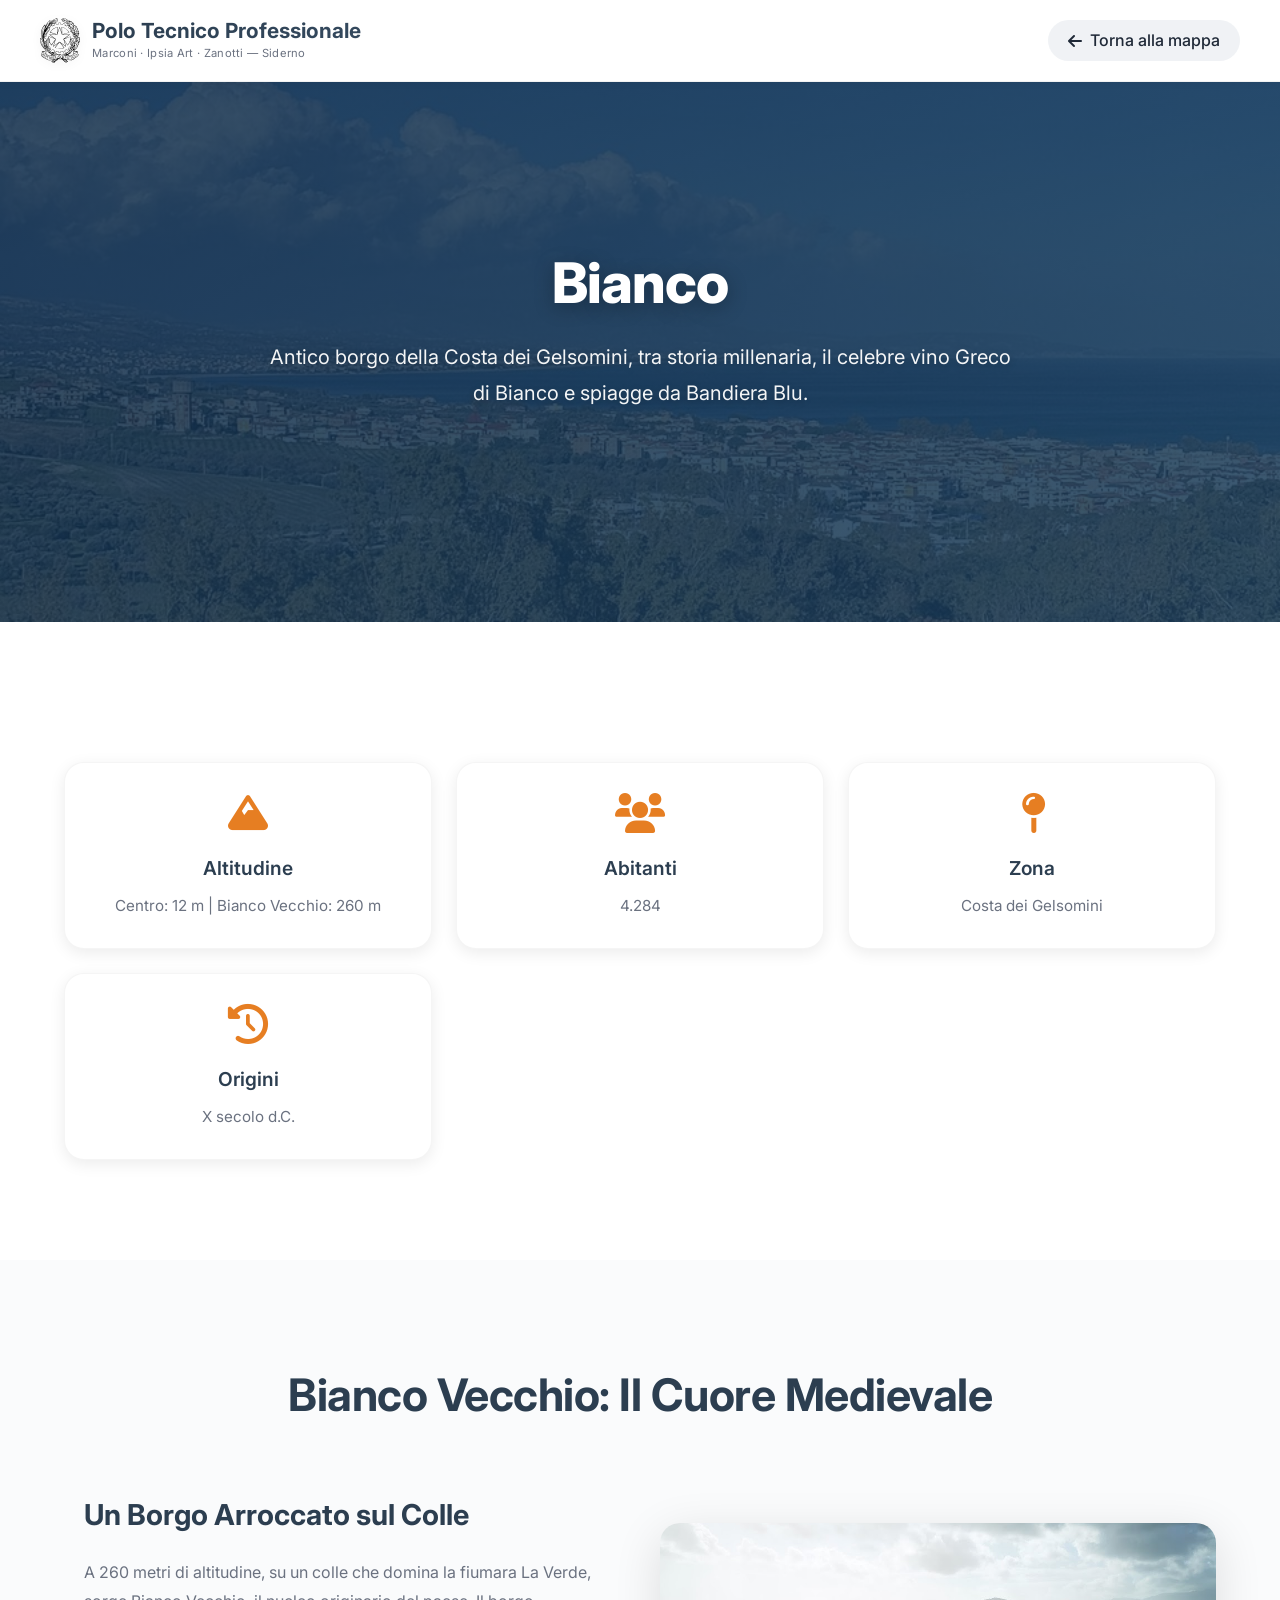
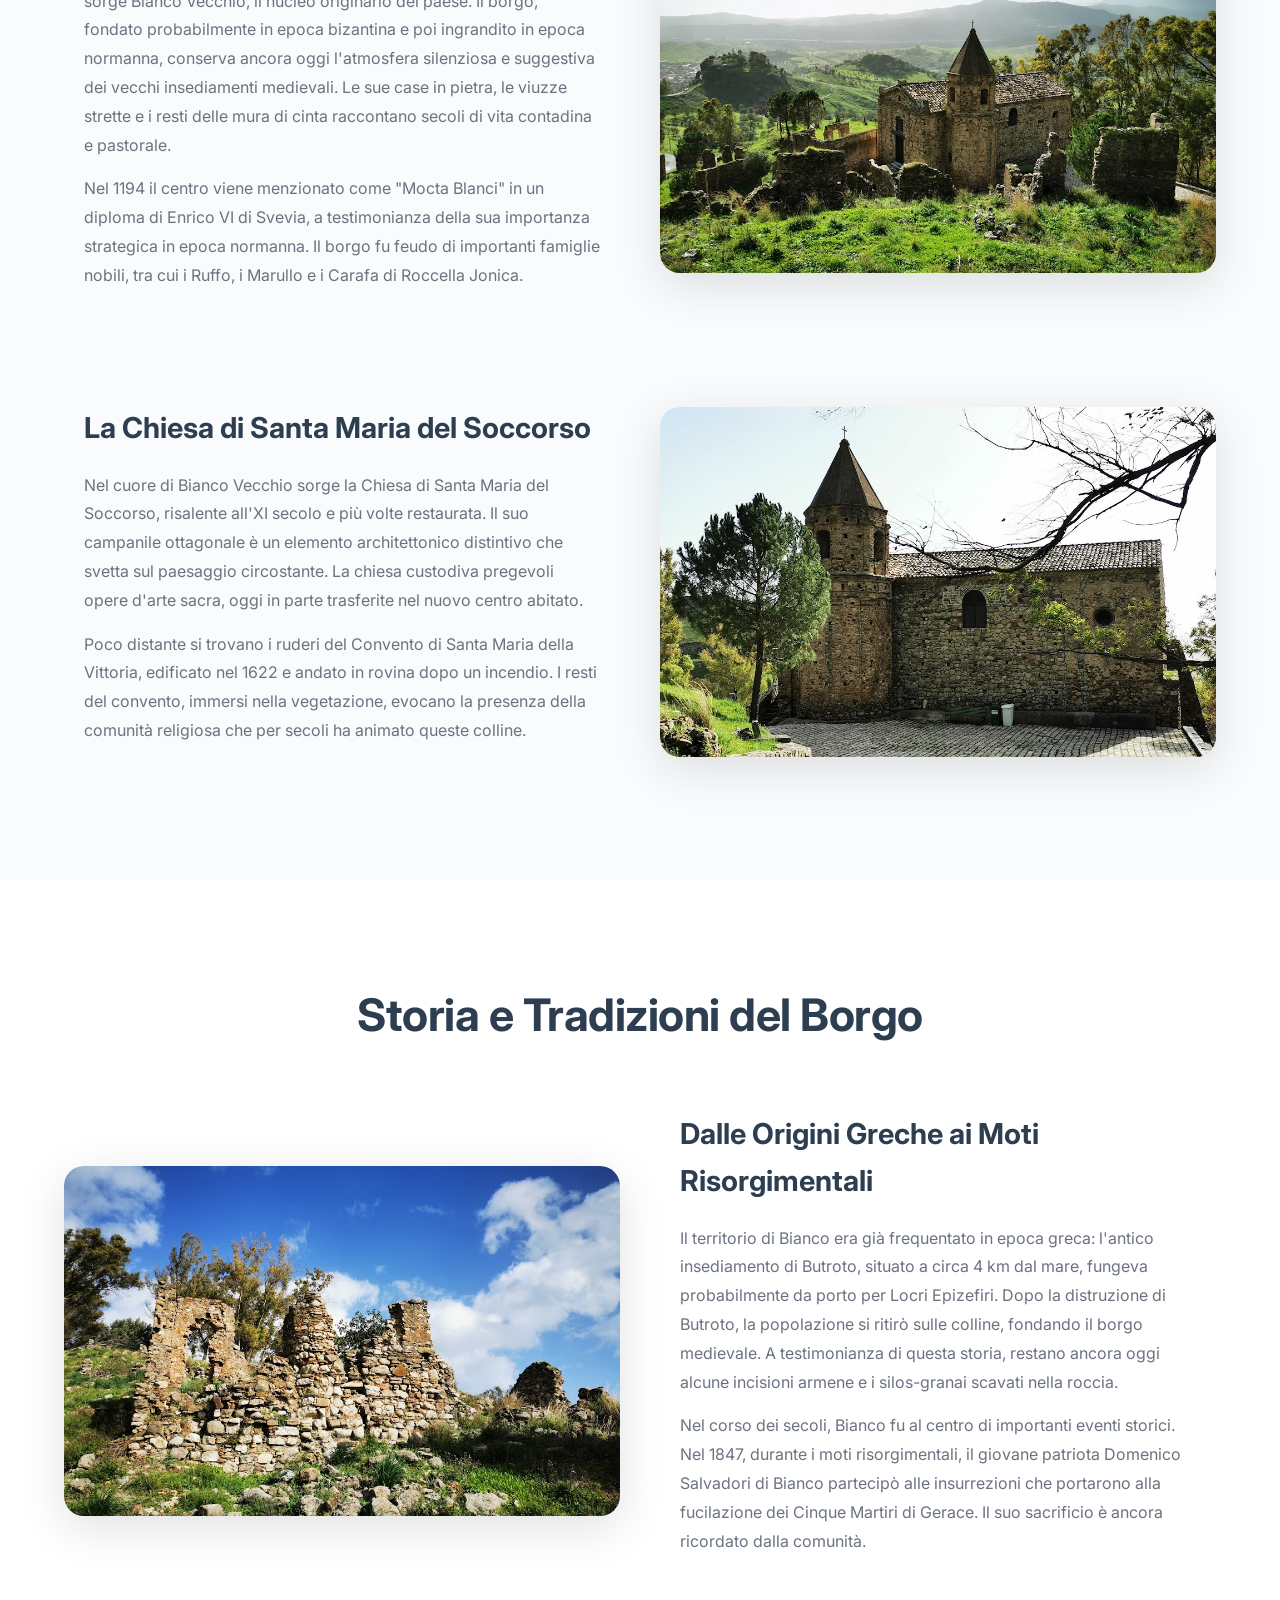
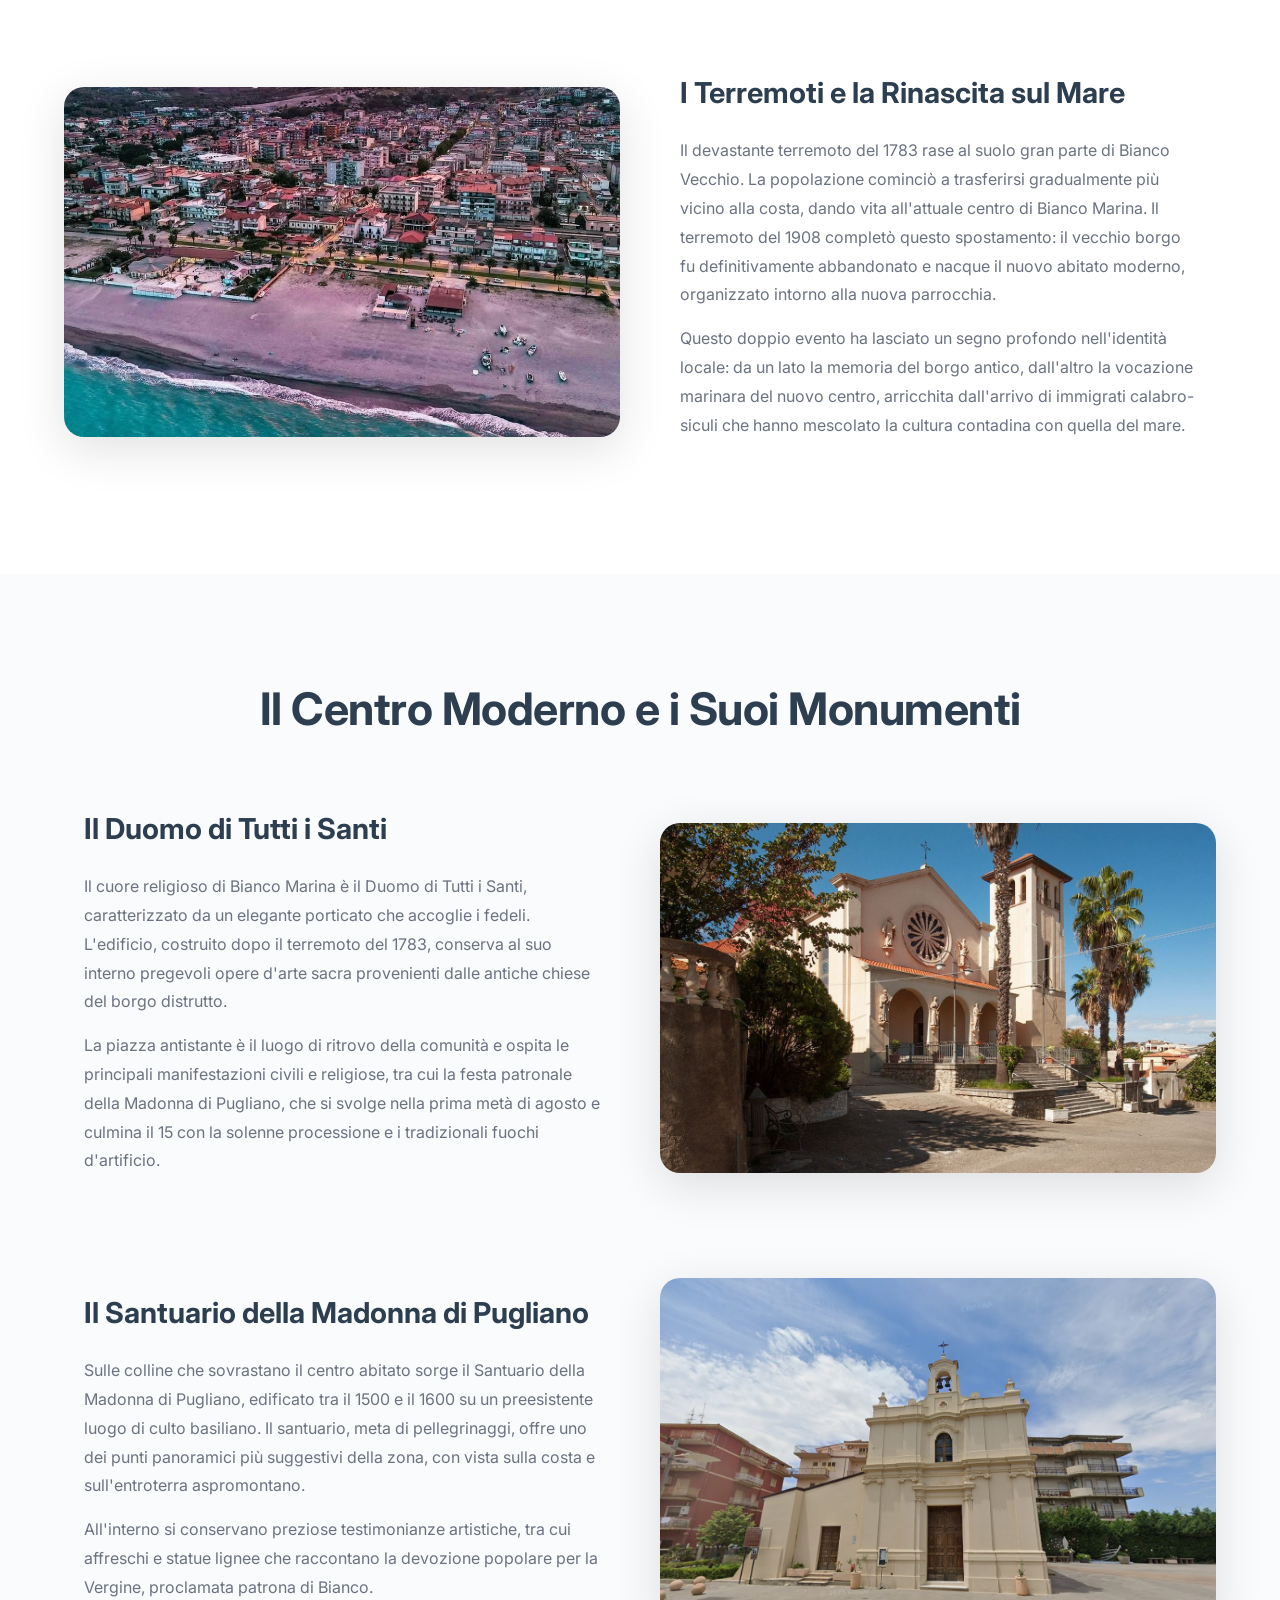
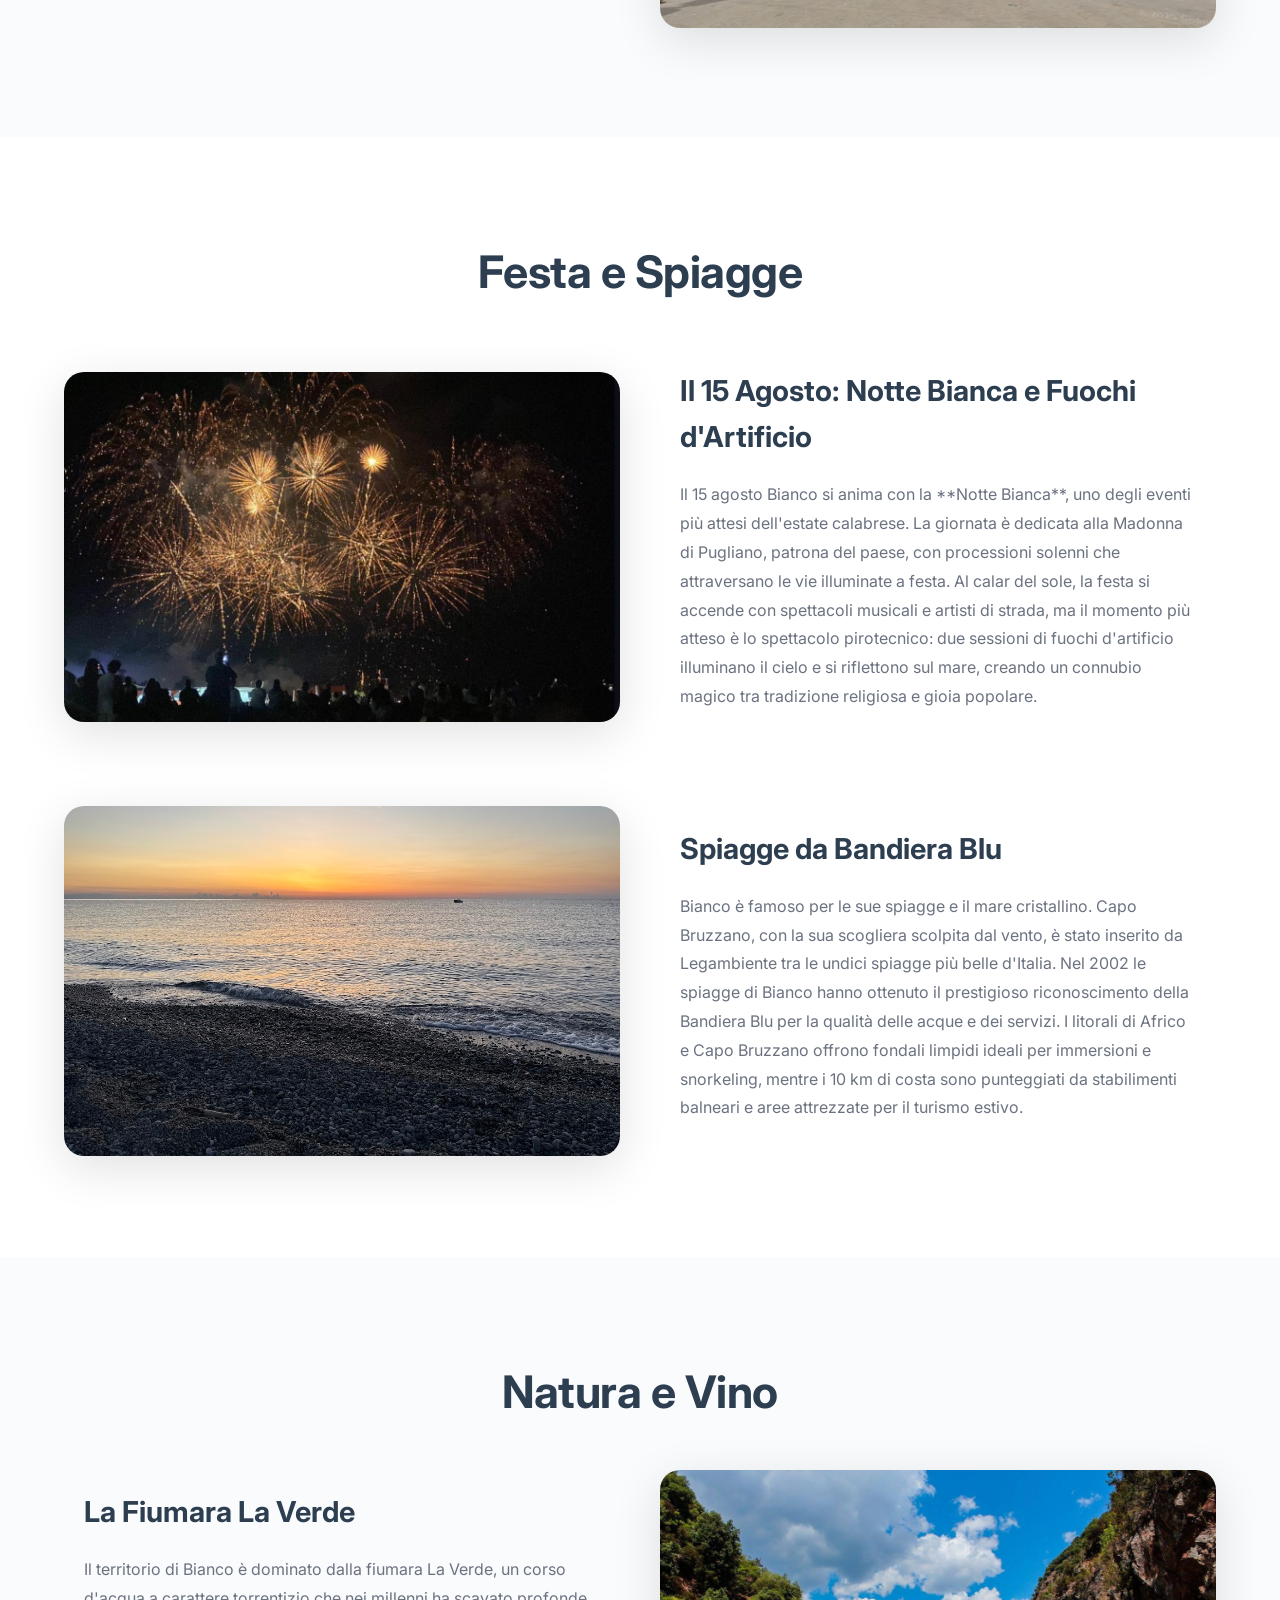
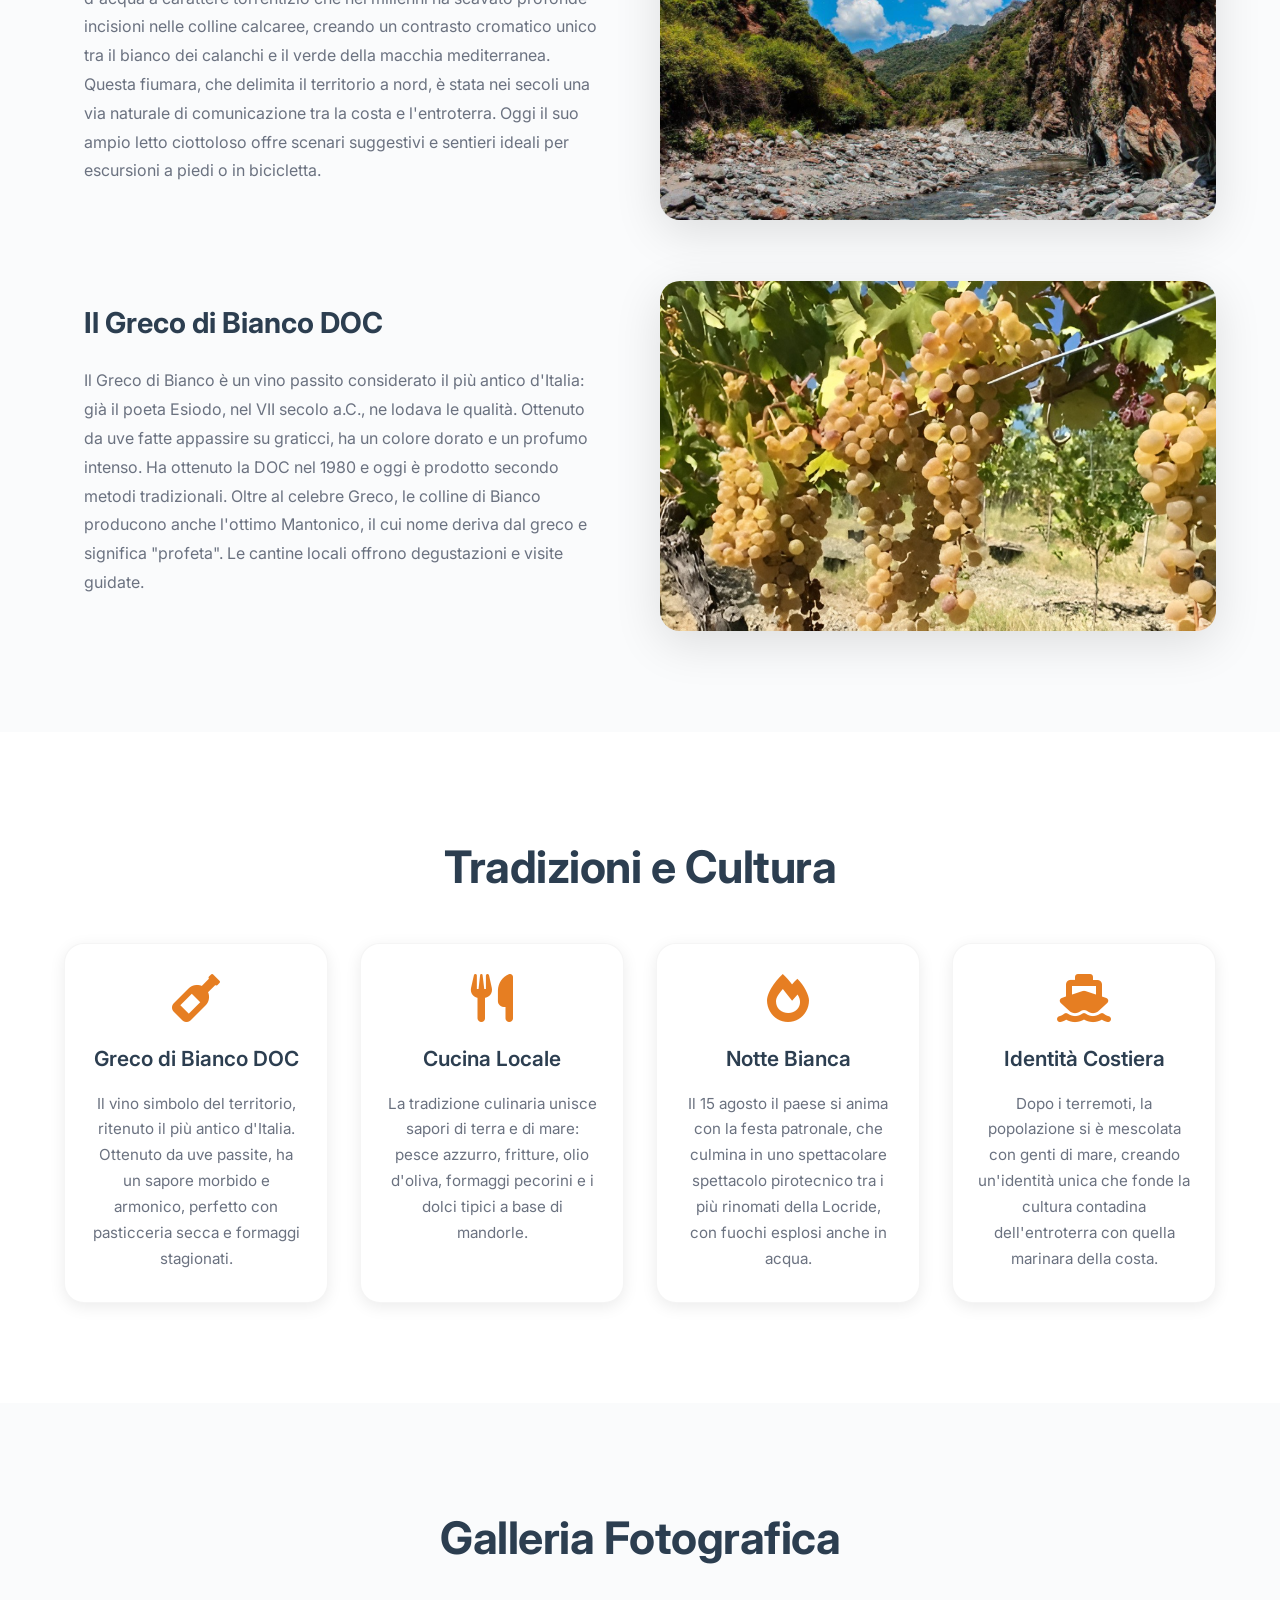
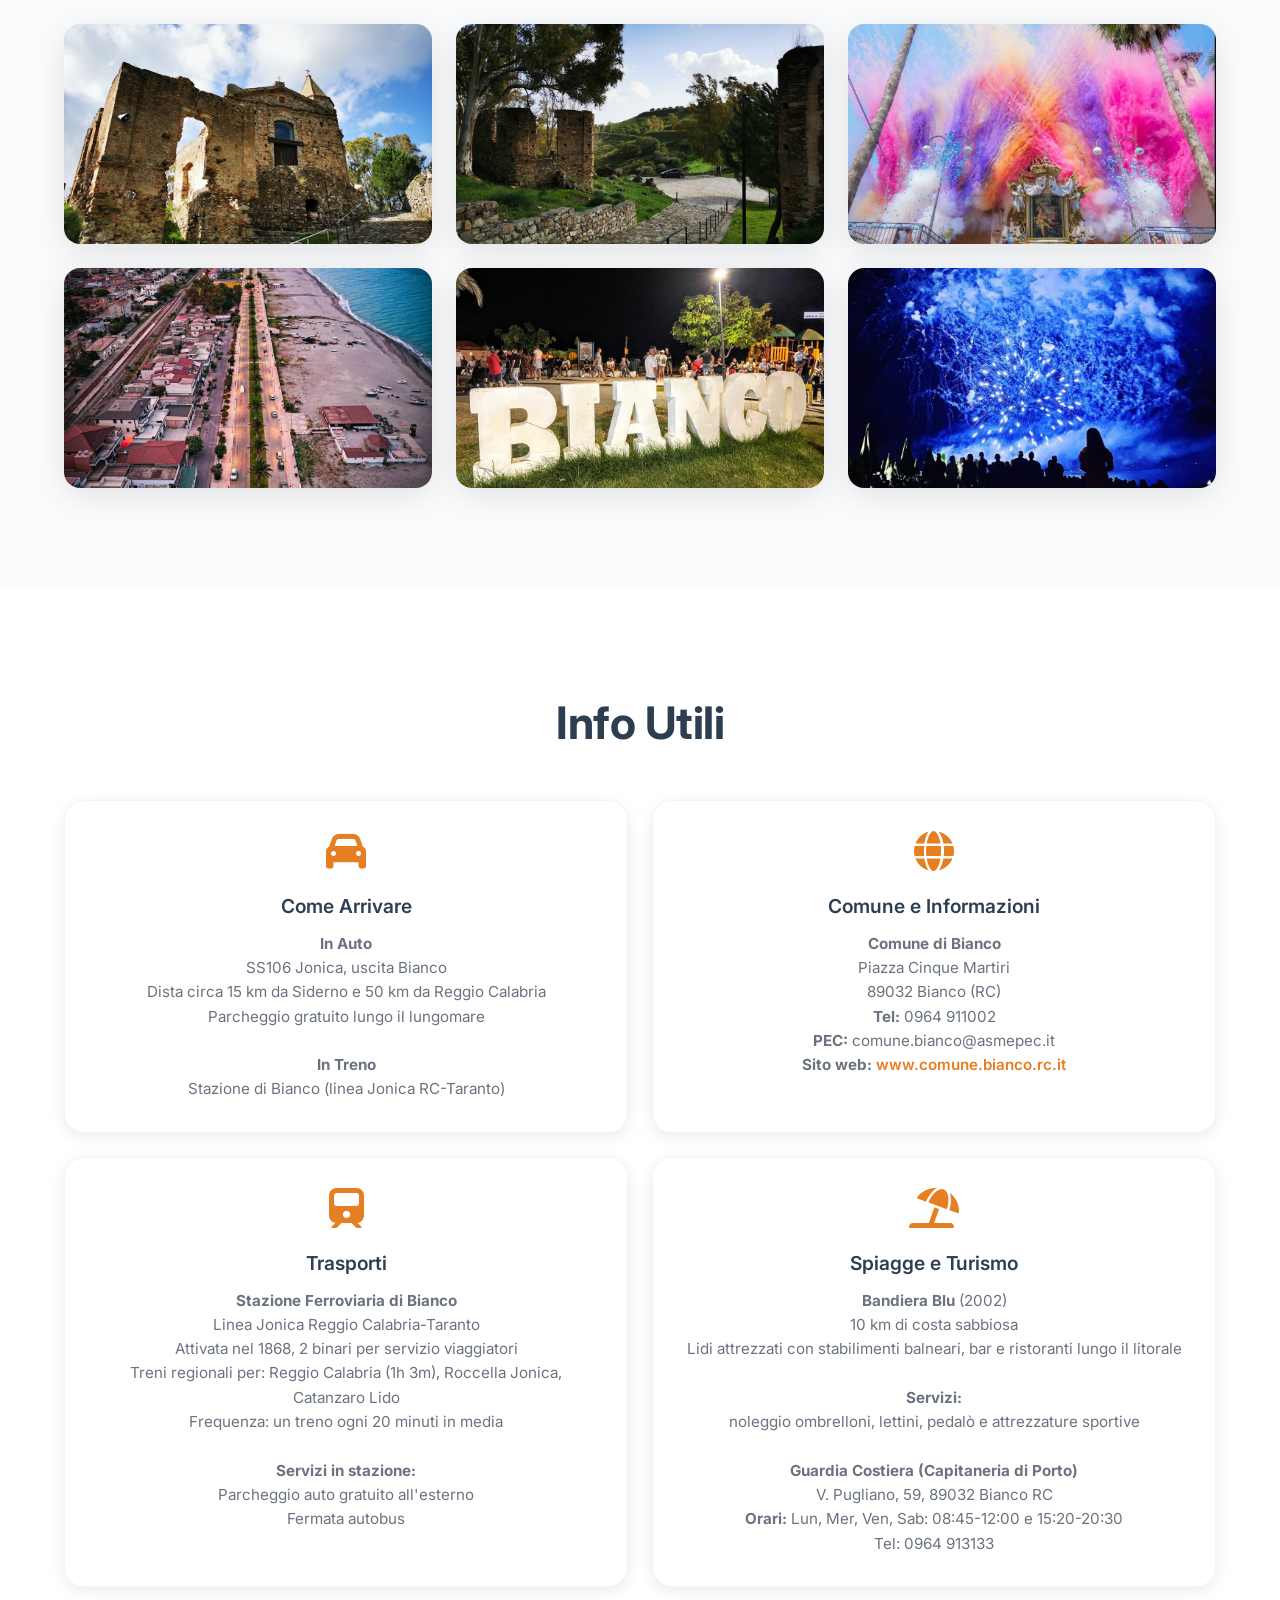
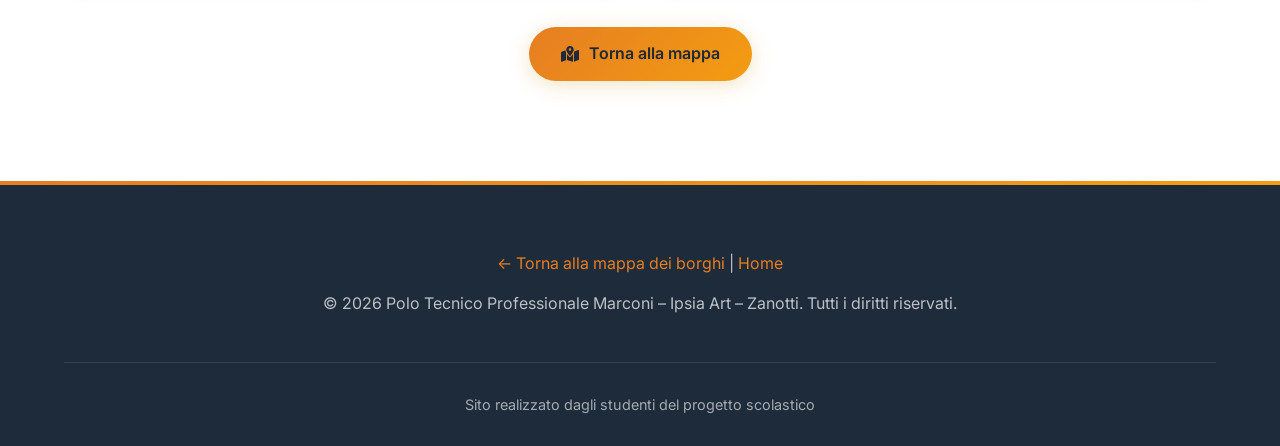
<file: borghi/bianco.html>
<!doctype html>
<html lang="it">
  <head>
    <meta charset="UTF-8" />
    <meta name="viewport" content="width=device-width, initial-scale=1.0" />
    <title>Bianco - Polo Tecnico Professionale Marconi</title>
    <link rel="icon" type="image/webp" href="../images/logo-flavicon.webp" />
    <!-- Google Fonts e Font Awesome -->
    <link rel="preconnect" href="https://fonts.googleapis.com" />
    <link rel="preconnect" href="https://fonts.gstatic.com" crossorigin />
    <link
      href="https://fonts.googleapis.com/css2?family=Inter:opsz,wght@14..32,400;14..32,500;14..32,600;14..32,700&display=swap"
      rel="stylesheet"
    />
    <link
      rel="stylesheet"
      href="https://cdnjs.cloudflare.com/ajax/libs/font-awesome/6.0.0-beta3/css/all.min.css"
    />
    <style>
      /* ============================================
           POLO TECNICO PROFESSIONALE - STYLE.CSS
           Design Elegante e Professionale
           ============================================ */

      /* RESET E BASE */
      * {
        margin: 0;
        padding: 0;
        box-sizing: border-box;
      }

      html {
        scroll-behavior: smooth;
      }

      body {
        font-family: "Inter", sans-serif;
        line-height: 1.6;
        color: #1a1a2e;
        background-color: #fafbfc;
        overflow-x: hidden;
        word-wrap: break-word;
        overflow-wrap: break-word;
      }

      /* ============================================
           VARIABILI COLORE - PALETTE REFINED
           ============================================ */
      :root {
        --primary: #2c3e50;
        --primary-light: #34495e;
        --primary-dark: #1e2b3a;
        --accent: #e67e22;
        --accent-light: #f39c12;
        --accent-dark: #c96e1c;
        --secondary: #5c7c9a;
        --gray-light: #f0f2f5;
        --gray: #9ca3af;
        --text-light: #6b7280;
        --text-dark: #1f2937;
        --white: #ffffff;
        --off-white: #f8f9fa;
        --shadow-sm: 0 2px 8px rgba(0, 0, 0, 0.04);
        --shadow: 0 4px 16px rgba(0, 0, 0, 0.08);
        --shadow-md: 0 8px 32px rgba(0, 0, 0, 0.1);
        --shadow-lg: 0 12px 48px rgba(0, 0, 0, 0.12);
        --shadow-xl: 0 20px 64px rgba(0, 0, 0, 0.16);
        --shadow-hover: 0 24px 72px rgba(0, 0, 0, 0.18);
        --gradient-primary: linear-gradient(
          135deg,
          var(--primary) 0%,
          var(--primary-light) 100%
        );
        --gradient-accent: linear-gradient(
          135deg,
          var(--accent) 0%,
          var(--accent-light) 100%
        );
        --transition: 0.3s ease;
        --transition-slow: 0.5s ease;
      }

      /* ============================================
           LAYOUT GENERALE
           ============================================ */
      .container {
        max-width: 1200px;
        margin: 0 auto;
        padding: 0 24px;
      }

      /* ============================================
           HEADER E NAVIGAZIONE
           ============================================ */
      header {
        background: rgba(255, 255, 255, 0.95);
        backdrop-filter: blur(20px) saturate(180%);
        box-shadow: var(--shadow-sm);
        position: sticky;
        top: 0;
        z-index: 1000;
        transition: all var(--transition);
        border-bottom: 1px solid rgba(0, 0, 0, 0.05);
      }

      .header-content {
        display: flex;
        justify-content: space-between;
        align-items: center;
        padding: 18px 0;
        transition: padding var(--transition);
      }

      .logo {
        display: flex;
        align-items: center;
        gap: 12px;
        transition: transform var(--transition);
      }

      .logo img {
        height: 45px;
        width: auto;
        filter: drop-shadow(0 2px 4px rgba(0, 0, 0, 0.1));
      }

      .logo h1 {
        font-size: 1.3rem;
        font-weight: 700;
        background: var(--gradient-primary);
        -webkit-background-clip: text;
        -webkit-text-fill-color: transparent;
        background-clip: text;
        line-height: 1.2;
      }

      .logo span {
        font-size: 0.7rem;
        color: var(--text-light);
        display: block;
        font-weight: 400;
        letter-spacing: 0.3px;
        margin-top: 1px;
      }

      .back-link a {
        display: inline-flex;
        align-items: center;
        gap: 8px;
        background: var(--gray-light);
        color: var(--text-dark);
        padding: 8px 20px;
        border-radius: 50px;
        text-decoration: none;
        font-weight: 500;
        transition: all var(--transition);
      }

      .back-link a:hover {
        background: var(--gradient-primary);
        color: var(--white);
        transform: translateX(-5px);
      }

      /* ============================================
           SEZIONI GENERALI
           ============================================ */
      section {
        padding: 100px 0;
        position: relative;
      }

      @media (max-width: 768px) {
        section {
          padding: 60px 0;
        }
      }

      section:nth-child(even) {
        background-color: var(--white);
      }

      .section-title {
        text-align: center;
        font-size: 2.8rem;
        font-weight: 700;
        color: var(--primary);
        margin-bottom: 40px;
        letter-spacing: -0.5px;
      }

      .section-subtitle {
        text-align: center;
        color: var(--text-light);
        margin-bottom: 60px;
        font-size: 1.15rem;
        max-width: 650px;
        margin-left: auto;
        margin-right: auto;
        line-height: 1.8;
      }

      /* ============================================
           HERO SECTION
           ============================================ */
      .hero-borgo {
        position: relative;
        height: 60vh;
        min-height: 400px;
        color: var(--white);
        overflow: hidden;
        display: flex;
        align-items: center;
      }

      .hero-overlay {
        position: absolute;
        top: 0;
        left: 0;
        width: 100%;
        height: 100%;
        background: linear-gradient(
          135deg,
          rgba(15, 44, 74, 0.85) 0%,
          rgba(26, 61, 92, 0.85) 100%
        );
        z-index: 2;
        pointer-events: none;
      }

      .hero-borgo .container {
        position: relative;
        z-index: 3;
        text-align: center;
      }

      .hero-borgo h2 {
        font-size: 3.5rem;
        font-weight: 800;
        margin-bottom: 24px;
        line-height: 1.1;
        letter-spacing: -1px;
        text-shadow: 0 4px 20px rgba(0, 0, 0, 0.3);
      }

      .hero-borgo p {
        font-size: 1.25rem;
        max-width: 750px;
        margin: 0 auto 40px;
        opacity: 0.95;
        line-height: 1.8;
        text-shadow: 0 2px 8px rgba(0, 0, 0, 0.3);
      }

      /* ============================================
           CONTENT SECTIONS
           ============================================ */
      .content-section {
        display: grid;
        grid-template-columns: 1fr 1fr;
        gap: 40px;
        align-items: center;
        margin-bottom: 60px;
      }

      .content-section:last-child {
        margin-bottom: 0;
      }

      .content-section.reverse {
        direction: rtl;
      }

      .content-section.reverse > * {
        direction: ltr;
      }

      .content-text {
        padding: 20px;
      }

      .content-text h3 {
        font-size: 1.8rem;
        color: var(--primary);
        margin-bottom: 20px;
        font-weight: 700;
      }

      .content-text p {
        color: var(--text-light);
        margin-bottom: 15px;
        line-height: 1.8;
      }

      .content-image {
        border-radius: 20px;
        overflow: hidden;
        box-shadow: var(--shadow-lg);
        height: 350px;
        background-size: cover;
        background-position: center;
      }

      /* ============================================
           INFO CARDS
           ============================================ */
      .info-grid {
        display: grid;
        grid-template-columns: repeat(auto-fit, minmax(min(100%, 280px), 1fr));
        gap: 24px;
        margin-top: 40px;
      }

      .info-grid.contact-grid {
        grid-template-columns: repeat(auto-fit, minmax(min(100%, 400px), 1fr));
      }

      .info-card {
        background: var(--white);
        border-radius: 20px;
        padding: 30px;
        box-shadow: var(--shadow);
        transition: all var(--transition-slow);
        border: 1px solid rgba(0, 0, 0, 0.04);
        text-align: center;
      }

      .info-card:hover {
        transform: translateY(-8px);
        box-shadow: var(--shadow-hover);
      }

      .info-card i {
        font-size: 2.5rem;
        color: var(--accent);
        margin-bottom: 20px;
      }

      .info-card h4 {
        font-size: 1.2rem;
        color: var(--primary);
        margin-bottom: 10px;
        font-weight: 600;
      }

      .info-card p {
        color: var(--text-light);
        font-size: 0.95rem;
        line-height: 1.6;
      }

      /* ============================================
           TRADITIONS GRID
           ============================================ */
      .tradizioni-grid {
        display: grid;
        grid-template-columns: repeat(auto-fit, minmax(250px, 1fr));
        gap: 32px;
        margin-top: 40px;
      }

      .tradizione-card {
        background: var(--white);
        border-radius: 20px;
        overflow: hidden;
        box-shadow: var(--shadow);
        transition: all var(--transition-slow);
        border: 1px solid rgba(0, 0, 0, 0.04);
        position: relative;
        padding: 30px 24px;
        text-align: center;
      }

      .tradizione-card::before {
        content: "";
        position: absolute;
        top: 0;
        left: 0;
        right: 0;
        height: 4px;
        background: var(--gradient-accent);
        transform: scaleX(0);
        transition: transform var(--transition);
        transform-origin: left;
      }

      .tradizione-card:hover::before {
        transform: scaleX(1);
      }

      .tradizione-card:hover {
        transform: translateY(-12px);
        box-shadow: var(--shadow-hover);
      }

      .tradizione-card i {
        font-size: 3rem;
        color: var(--accent);
        margin-bottom: 20px;
        transition: transform var(--transition);
      }

      .tradizione-card:hover i {
        transform: scale(1.1);
      }

      .tradizione-card h4 {
        font-size: 1.3rem;
        margin-bottom: 15px;
        color: var(--primary);
        font-weight: 600;
      }

      .tradizione-card p {
        color: var(--text-light);
        line-height: 1.7;
        font-size: 0.95rem;
      }

      /* ============================================
           GALLERY
           ============================================ */
      .gallery {
        display: grid;
        grid-template-columns: repeat(auto-fit, minmax(280px, 1fr));
        gap: 24px;
        margin-top: 50px;
      }

      .gallery-item {
        border-radius: 16px;
        overflow: hidden;
        height: 220px;
        box-shadow: var(--shadow-md);
        transition: all var(--transition-slow);
        position: relative;
      }

      .gallery-item img {
        width: 100%;
        height: 100%;
        object-fit: cover;
        transition: transform 0.8s;
      }

      .gallery-item:hover img {
        transform: scale(1.15);
      }

      /* ============================================
           BUTTONS
           ============================================ */
      .btn {
        display: inline-flex;
        align-items: center;
        gap: 10px;
        background: var(--gradient-accent);
        color: var(--text-dark);
        padding: 14px 32px;
        border-radius: 50px;
        text-decoration: none;
        font-weight: 600;
        font-size: 1rem;
        transition: all var(--transition);
        box-shadow: 0 4px 20px rgba(212, 168, 67, 0.3);
        border: none;
        position: relative;
        overflow: hidden;
        justify-content: center;
      }

      .btn::before {
        content: "";
        position: absolute;
        top: 0;
        left: -100%;
        width: 100%;
        height: 100%;
        background: linear-gradient(
          90deg,
          transparent,
          rgba(255, 255, 255, 0.3),
          transparent
        );
        transition: left 0.6s;
      }

      .btn:hover::before {
        left: 100%;
      }

      .btn:hover {
        transform: translateY(-4px);
        box-shadow: 0 12px 32px rgba(212, 168, 67, 0.4);
      }

      .btn i {
        transition: transform var(--transition);
      }

      .btn:hover i {
        transform: translateX(5px);
      }

      .btn-center {
        display: flex;
        justify-content: center;
        margin-top: 40px;
      }

      /* ============================================
           FOOTER
           ============================================ */
      footer {
        background: var(--primary-dark);
        color: rgba(255, 255, 255, 0.8);
        padding: 70px 0 30px;
        position: relative;
        overflow: hidden;
      }

      footer::before {
        content: "";
        position: absolute;
        top: 0;
        left: 0;
        right: 0;
        height: 4px;
        background: var(--gradient-accent);
      }

      .footer-content {
        text-align: center;
        padding-bottom: 30px;
      }

      .footer-content p {
        margin-bottom: 15px;
        color: rgba(255, 255, 255, 0.7);
      }

      .footer-content a {
        color: var(--accent);
        text-decoration: none;
        transition: all var(--transition);
      }

      .footer-content a:hover {
        color: var(--white);
      }

      .copyright {
        text-align: center;
        border-top: 1px solid rgba(255, 255, 255, 0.1);
        padding-top: 30px;
        font-size: 0.9rem;
        color: rgba(255, 255, 255, 0.6);
      }

      /* ============================================
           RESPONSIVE
           ============================================ */
      @media (max-width: 768px) {
        .header-content {
          padding: 32px 0;
        }
        .logo {
          gap: 8px;
        }
        .logo img {
          height: 35px;
        }
        .logo h1 {
          font-size: 1rem;
        }
        .logo span {
          font-size: 0.6rem;
          display: block;
          opacity: 0.8;
        }

        .content-section {
          display: flex;
          flex-direction: column;
          gap: 30px;
          direction: ltr !important;
        }

        .content-text {
          order: 1;
          padding: 0;
        }

        .content-image {
          order: 2;
          width: 100%;
        }

        .hero-borgo h2 {
          font-size: 2.5rem;
        }

        .hero-borgo p {
          font-size: 1.1rem;
        }

        .section-title {
          font-size: 2.2rem;
        }
      }

      @media (max-width: 480px) {
        .container {
          padding: 0 20px;
        }
        .logo h1 {
          font-size: 0.8rem;
          white-space: nowrap;
        }
        .logo span {
          display: block;
          font-size: 0.5rem;
          opacity: 0.9;
        }

        .logo img {
          height: 28px;
        }

        .hero-borgo {
          min-height: 250px;
          height: 40vh;
        }

        .hero-borgo h2 {
          font-size: 1.8rem;
          margin-bottom: 12px;
        }

        .hero-borgo p {
          font-size: 0.95rem;
          line-height: 1.6;
        }

        .btn {
          padding: 10px 20px;
          font-size: 0.9rem;
        }

        .section-title {
          font-size: 1.6rem;
          margin-bottom: 30px;
        }

        .section-subtitle {
          font-size: 1rem;
          margin-bottom: 40px;
        }

        .content-section {
          gap: 25px;
          margin-bottom: 40px;
        }

        .content-text h3 {
          font-size: 1.4rem;
          margin-bottom: 15px;
        }

        .content-text p {
          font-size: 0.9rem;
          line-height: 1.6;
        }

        .content-image {
          height: 250px;
          border-radius: 12px;
        }

        .info-grid,
        .info-grid.contact-grid {
          grid-template-columns: 1fr;
          gap: 16px;
        }

        .info-card {
          padding: 20px;
        }

        .info-card i {
          font-size: 2rem;
        }

        .gallery {
          gap: 12px;
          margin-top: 30px;
        }

        .gallery-item {
          height: 180px;
        }

        .back-link a {
          padding: 8px 24px;
          font-size: 0.75rem;
          gap: 5px;
        }
        .back-link i {
          font-size: 0.7rem;
        }
      }
    </style>
  </head>

  <body>
    <header>
      <div class="container header-content">
        <div class="logo">
          <img src="../images/logo.svg" alt="Logo Repubblica Italiana" />
          <div>
            <h1>Polo Tecnico Professionale</h1>
            <span>Marconi · Ipsia Art · Zanotti — Siderno</span>
          </div>
        </div>
        <div class="back-link">
          <a href="../index.html#borghi"
            ><i class="fas fa-arrow-left"></i> Torna alla mappa</a
          >
        </div>
      </div>
    </header>

    <main>
      <!-- HERO SECTION -->
      <section
        class="hero-borgo"
        style="
          background-image: url(&quot;../images/bianco/bianco-paesaggio.jpg&quot;);
          background-size: cover;
          background-position: center;
        "
      >
        <div class="hero-overlay"></div>
        <div class="container">
          <h2>Bianco</h2>
          <p>
            Antico borgo della Costa dei Gelsomini, tra storia millenaria, il
            celebre vino Greco di Bianco e spiagge da Bandiera Blu.
          </p>
        </div>
      </section>

      <!-- INFO CARDS -->
      <section>
        <div class="container">
          <div class="info-grid">
            <div class="info-card">
              <i class="fas fa-mountain"></i>
              <h4>Altitudine</h4>
              <p>Centro: 12 m | Bianco Vecchio: 260 m</p>
            </div>
            <div class="info-card">
              <i class="fas fa-users"></i>
              <h4>Abitanti</h4>
              <p>4.284</p>
            </div>
            <div class="info-card">
              <i class="fas fa-map-pin"></i>
              <h4>Zona</h4>
              <p>Costa dei Gelsomini</p>
            </div>
            <div class="info-card">
              <i class="fas fa-history"></i>
              <h4>Origini</h4>
              <p>X secolo d.C.</p>
            </div>
          </div>
        </div>
      </section>

      <!-- 1. IL BORGO ANTICO: BIANCO VECCHIO -->
      <section>
        <div class="container">
          <h2 class="section-title">Bianco Vecchio: Il Cuore Medievale</h2>
          <div class="content-section">
            <div class="content-text">
              <h3>Un Borgo Arroccato sul Colle</h3>
              <p>
                A 260 metri di altitudine, su un colle che domina la fiumara La
                Verde, sorge Bianco Vecchio, il nucleo originario del paese. Il
                borgo, fondato probabilmente in epoca bizantina e poi ingrandito
                in epoca normanna, conserva ancora oggi l'atmosfera silenziosa e
                suggestiva dei vecchi insediamenti medievali. Le sue case in
                pietra, le viuzze strette e i resti delle mura di cinta
                raccontano secoli di vita contadina e pastorale.
              </p>
              <p>
                Nel 1194 il centro viene menzionato come "Mocta Blanci" in un
                diploma di Enrico VI di Svevia, a testimonianza della sua
                importanza strategica in epoca normanna. Il borgo fu feudo di
                importanti famiglie nobili, tra cui i Ruffo, i Marullo e i
                Carafa di Roccella Jonica.
              </p>
            </div>
            <div
              class="content-image"
              style="
                background-image: url(&quot;../images/bianco/bianco-vecchio.jpg&quot;);
              "
            ></div>
          </div>

          <div class="content-section reverse">
            <div
              class="content-image"
              style="
                background-image: url(&quot;../images/bianco/bianco-chiesavecchia2.jpg&quot;);
              "
            ></div>
            <div class="content-text">
              <h3>La Chiesa di Santa Maria del Soccorso</h3>
              <p>
                Nel cuore di Bianco Vecchio sorge la Chiesa di Santa Maria del
                Soccorso, risalente all'XI secolo e più volte restaurata. Il suo
                campanile ottagonale è un elemento architettonico distintivo che
                svetta sul paesaggio circostante. La chiesa custodiva pregevoli
                opere d'arte sacra, oggi in parte trasferite nel nuovo centro
                abitato.
              </p>
              <p>
                Poco distante si trovano i ruderi del Convento di Santa Maria
                della Vittoria, edificato nel 1622 e andato in rovina dopo un
                incendio. I resti del convento, immersi nella vegetazione,
                evocano la presenza della comunità religiosa che per secoli ha
                animato queste colline.
              </p>
            </div>
          </div>
        </div>
      </section>

      <!-- 2. STORIA E TRADIZIONI DEL BORGO -->
      <section style="background-color: white">
        <div class="container">
          <h2 class="section-title">Storia e Tradizioni del Borgo</h2>
          <div class="content-section">
            <div
              class="content-image"
              style="
                background-image: url(&quot;../images/bianco/bianco-ruderi.jpg&quot;);
              "
            ></div>
            <div class="content-text">
              <h3>Dalle Origini Greche ai Moti Risorgimentali</h3>
              <p>
                Il territorio di Bianco era già frequentato in epoca greca:
                l'antico insediamento di Butroto, situato a circa 4 km dal mare,
                fungeva probabilmente da porto per Locri Epizefiri. Dopo la
                distruzione di Butroto, la popolazione si ritirò sulle colline,
                fondando il borgo medievale. A testimonianza di questa storia,
                restano ancora oggi alcune incisioni armene e i silos-granai
                scavati nella roccia.
              </p>
              <p>
                Nel corso dei secoli, Bianco fu al centro di importanti eventi
                storici. Nel 1847, durante i moti risorgimentali, il giovane
                patriota Domenico Salvadori di Bianco partecipò alle
                insurrezioni che portarono alla fucilazione dei Cinque Martiri
                di Gerace. Il suo sacrificio è ancora ricordato dalla comunità.
              </p>
            </div>
          </div>

          <div class="content-section reverse">
            <div class="content-text">
              <h3>I Terremoti e la Rinascita sul Mare</h3>
              <p>
                Il devastante terremoto del 1783 rase al suolo gran parte di
                Bianco Vecchio. La popolazione cominciò a trasferirsi
                gradualmente più vicino alla costa, dando vita all'attuale
                centro di Bianco Marina. Il terremoto del 1908 completò questo
                spostamento: il vecchio borgo fu definitivamente abbandonato e
                nacque il nuovo abitato moderno, organizzato intorno alla nuova
                parrocchia.
              </p>
              <p>
                Questo doppio evento ha lasciato un segno profondo nell'identità
                locale: da un lato la memoria del borgo antico, dall'altro la
                vocazione marinara del nuovo centro, arricchita dall'arrivo di
                immigrati calabro-siculi che hanno mescolato la cultura
                contadina con quella del mare.
              </p>
            </div>
            <div
              class="content-image"
              style="
                background-image: url(&quot;../images/bianco/bianco-marina.jpeg&quot;);
                background-position: center 70%;
                background-size: cover;
              "
            ></div>
          </div>
        </div>
      </section>

      <!-- 3. IL CENTRO MODERNO E I SUOI MONUMENTI -->
      <section>
        <div class="container">
          <h2 class="section-title">Il Centro Moderno e i Suoi Monumenti</h2>
          <div class="content-section">
            <div class="content-text">
              <h3>Il Duomo di Tutti i Santi</h3>
              <p>
                Il cuore religioso di Bianco Marina è il Duomo di Tutti i Santi,
                caratterizzato da un elegante porticato che accoglie i fedeli.
                L'edificio, costruito dopo il terremoto del 1783, conserva al
                suo interno pregevoli opere d'arte sacra provenienti dalle
                antiche chiese del borgo distrutto.
              </p>
              <p>
                La piazza antistante è il luogo di ritrovo della comunità e
                ospita le principali manifestazioni civili e religiose, tra cui
                la festa patronale della Madonna di Pugliano, che si svolge
                nella prima metà di agosto e culmina il 15 con la solenne
                processione e i tradizionali fuochi d'artificio.
              </p>
            </div>
            <div
              class="content-image"
              style="
                background-image: url(&quot;../images/bianco/bianco-duomo.jpeg&quot;);
                background-position: center 60%;
                background-size: cover;
              "
            ></div>
          </div>

          <div class="content-section reverse">
            <div
              class="content-image"
              style="
                background-image: url(&quot;../images/bianco/bianco-santuario.png&quot;);
              "
            ></div>
            <div class="content-text">
              <h3>Il Santuario della Madonna di Pugliano</h3>
              <p>
                Sulle colline che sovrastano il centro abitato sorge il
                Santuario della Madonna di Pugliano, edificato tra il 1500 e il
                1600 su un preesistente luogo di culto basiliano. Il santuario,
                meta di pellegrinaggi, offre uno dei punti panoramici più
                suggestivi della zona, con vista sulla costa e sull'entroterra
                aspromontano.
              </p>
              <p>
                All'interno si conservano preziose testimonianze artistiche, tra
                cui affreschi e statue lignee che raccontano la devozione
                popolare per la Vergine, proclamata patrona di Bianco.
              </p>
            </div>
          </div>
        </div>
      </section>

      <!-- 4. FESTA E SPIAGGE -->
      <section style="background-color: white">
        <div class="container">
          <h2 class="section-title">Festa e Spiagge</h2>
          <div class="content-section">
            <div
              class="content-image"
              style="
                background-image: url(&quot;../images/bianco/bianco-fuochi.jpeg&quot;);
                background-position: center;
                background-size: cover;
              "
            ></div>
            <div class="content-text">
              <h3>Il 15 Agosto: Notte Bianca e Fuochi d'Artificio</h3>
              <p>
                Il 15 agosto Bianco si anima con la **Notte Bianca**, uno degli
                eventi più attesi dell'estate calabrese. La giornata è dedicata
                alla Madonna di Pugliano, patrona del paese, con processioni
                solenni che attraversano le vie illuminate a festa. Al calar del
                sole, la festa si accende con spettacoli musicali e artisti di
                strada, ma il momento più atteso è lo spettacolo pirotecnico:
                due sessioni di fuochi d'artificio illuminano il cielo e si
                riflettono sul mare, creando un connubio magico tra tradizione
                religiosa e gioia popolare.
              </p>
            </div>
          </div>

          <div class="content-section reverse">
            <div class="content-text">
              <h3>Spiagge da Bandiera Blu</h3>
              <p>
                Bianco è famoso per le sue spiagge e il mare cristallino. Capo
                Bruzzano, con la sua scogliera scolpita dal vento, è stato
                inserito da Legambiente tra le undici spiagge più belle
                d'Italia. Nel 2002 le spiagge di Bianco hanno ottenuto il
                prestigioso riconoscimento della Bandiera Blu per la qualità
                delle acque e dei servizi. I litorali di Africo e Capo Bruzzano
                offrono fondali limpidi ideali per immersioni e snorkeling,
                mentre i 10 km di costa sono punteggiati da stabilimenti
                balneari e aree attrezzate per il turismo estivo.
              </p>
            </div>
            <div
              class="content-image"
              style="
                background-image: url(&quot;../images/bianco/bianco-bandierablu.jpg&quot;);
                background-position: center 100%;
                background-size: cover;
              "
            ></div>
          </div>
        </div>
      </section>

      <!-- 5. NATURA E VINO -->
      <section>
        <div class="container">
          <h2 class="section-title">Natura e Vino</h2>
          <div class="content-section">
            <div class="content-text">
              <h3>La Fiumara La Verde</h3>
              <p>
                Il territorio di Bianco è dominato dalla fiumara La Verde, un
                corso d'acqua a carattere torrentizio che nei millenni ha
                scavato profonde incisioni nelle colline calcaree, creando un
                contrasto cromatico unico tra il bianco dei calanchi e il verde
                della macchia mediterranea. Questa fiumara, che delimita il
                territorio a nord, è stata nei secoli una via naturale di
                comunicazione tra la costa e l'entroterra. Oggi il suo ampio
                letto ciottoloso offre scenari suggestivi e sentieri ideali per
                escursioni a piedi o in bicicletta.
              </p>
            </div>
            <div
              class="content-image"
              style="
                background-image: url(&quot;../images/bianco/bianco-fiumara.jpeg&quot;);
                background-position: center;
                background-size: cover;
              "
            ></div>
          </div>

          <div class="content-section reverse">
            <div
              class="content-image"
              style="
                background-image: url(&quot;../images/bianco/bianco-vino.jpeg&quot;);
              "
            ></div>
            <div class="content-text">
              <h3>Il Greco di Bianco DOC</h3>
              <p>
                Il Greco di Bianco è un vino passito considerato il più antico
                d'Italia: già il poeta Esiodo, nel VII secolo a.C., ne lodava le
                qualità. Ottenuto da uve fatte appassire su graticci, ha un
                colore dorato e un profumo intenso. Ha ottenuto la DOC nel 1980
                e oggi è prodotto secondo metodi tradizionali. Oltre al celebre
                Greco, le colline di Bianco producono anche l'ottimo Mantonico,
                il cui nome deriva dal greco e significa "profeta". Le cantine
                locali offrono degustazioni e visite guidate.
              </p>
            </div>
          </div>
        </div>
      </section>

      <!-- 6. TRADIZIONI E CULTURA (card) -->
      <section style="background-color: white">
        <div class="container">
          <h2 class="section-title">Tradizioni e Cultura</h2>
          <div class="tradizioni-grid">
            <div class="tradizione-card">
              <i class="fas fa-wine-bottle"></i>
              <h4>Greco di Bianco DOC</h4>
              <p>
                Il vino simbolo del territorio, ritenuto il più antico d'Italia.
                Ottenuto da uve passite, ha un sapore morbido e armonico,
                perfetto con pasticceria secca e formaggi stagionati.
              </p>
            </div>
            <div class="tradizione-card">
              <i class="fas fa-utensils"></i>
              <h4>Cucina Locale</h4>
              <p>
                La tradizione culinaria unisce sapori di terra e di mare: pesce
                azzurro, fritture, olio d'oliva, formaggi pecorini e i dolci
                tipici a base di mandorle.
              </p>
            </div>
            <div class="tradizione-card">
              <i class="fas fa-fire"></i>
              <h4>Notte Bianca</h4>
              <p>
                Il 15 agosto il paese si anima con la festa patronale, che
                culmina in uno spettacolare spettacolo pirotecnico tra i più
                rinomati della Locride, con fuochi esplosi anche in acqua.
              </p>
            </div>
            <div class="tradizione-card">
              <i class="fas fa-ship"></i>
              <h4>Identità Costiera</h4>
              <p>
                Dopo i terremoti, la popolazione si è mescolata con genti di
                mare, creando un'identità unica che fonde la cultura contadina
                dell'entroterra con quella marinara della costa.
              </p>
            </div>
          </div>
        </div>
      </section>

      <!-- 7. GALLERIA FOTO -->
      <section>
        <div class="container">
          <h2 class="section-title">Galleria Fotografica</h2>
          <div class="gallery">
            <div class="gallery-item">
              <img src="../images/bianco/galleria/galleria-bianco-1.jpg" />
            </div>
            <div class="gallery-item">
              <img src="../images/bianco/galleria/galleria-bianco-2.jpg" />
            </div>
            <div class="gallery-item">
              <img src="../images/bianco/galleria/galleria-bianco-3.jpeg" />
            </div>
            <div class="gallery-item">
              <img src="../images/bianco/galleria/galleria-bianco-4.jpeg" />
            </div>
            <div class="gallery-item">
              <img src="../images/bianco/galleria/galleria-bianco-5.jpg" />
            </div>
            <div class="gallery-item">
              <img src="../images/bianco/galleria/galleria-bianco-6.jpg" />
            </div>
          </div>
        </div>
      </section>

      <!-- 8. INFO UTILI -->
      <section style="background-color: white">
        <div class="container">
          <h2 class="section-title">Info Utili</h2>
          <div class="info-grid contact-grid">
            <div class="info-card">
              <i class="fas fa-car"></i>
              <h4>Come Arrivare</h4>
              <p>
                <strong>In Auto</strong><br />
                SS106 Jonica, uscita Bianco<br />
                Dista circa 15 km da Siderno e 50 km da Reggio Calabria<br />
                Parcheggio gratuito lungo il lungomare<br /><br />
                <strong>In Treno</strong><br />
                Stazione di Bianco (linea Jonica RC-Taranto)
              </p>
            </div>

            <div class="info-card">
              <i class="fas fa-globe"></i>
              <h4>Comune e Informazioni</h4>
              <p>
                <strong>Comune di Bianco</strong><br />
                Piazza Cinque Martiri<br />
                89032 Bianco (RC)<br />
                <strong>Tel:</strong> 0964 911002<br />
                <strong>PEC:</strong> comune.bianco@asmepec.it<br />
                <strong>Sito web:</strong>
                <a
                  href="https://www.comune.bianco.rc.it"
                  target="_blank"
                  rel="noopener noreferrer"
                  style="
                    color: var(--accent);
                    text-decoration: none;
                    font-weight: 600;
                  "
                  >www.comune.bianco.rc.it</a
                ><br />
              </p>
            </div>

            <div class="info-card">
              <i class="fas fa-train"></i>
              <h4>Trasporti</h4>
              <p>
                <strong>Stazione Ferroviaria di Bianco</strong><br />
                Linea Jonica Reggio Calabria-Taranto<br />
                Attivata nel 1868, 2 binari per servizio viaggiatori<br />
                Treni regionali per: Reggio Calabria (1h 3m), Roccella Jonica,
                Catanzaro Lido<br />
                Frequenza: un treno ogni 20 minuti in media<br />
                <br />
                <strong>Servizi in stazione:</strong><br />
                Parcheggio auto gratuito all'esterno<br />
                Fermata autobus<br />
              </p>
            </div>

            <div class="info-card">
              <i class="fas fa-umbrella-beach"></i>
              <h4>Spiagge e Turismo</h4>
              <p>
                <strong>Bandiera Blu</strong> (2002)<br />
                10 km di costa sabbiosa<br />
                Lidi attrezzati con stabilimenti balneari, bar e ristoranti
                lungo il litorale<br />
                <br />
                <strong>Servizi:</strong> <br />
                noleggio ombrelloni, lettini, pedalò e attrezzature sportive<br />
                <br />
                <strong>Guardia Costiera (Capitaneria di Porto)</strong><br />
                V. Pugliano, 59, 89032 Bianco RC<br />
                <strong>Orari:</strong> Lun, Mer, Ven, Sab: 08:45-12:00 e
                15:20-20:30<br />
                Tel: 0964 913133
              </p>
            </div>
          </div>
          <div class="btn-center">
            <a href="../index.html#borghi" class="btn"
              ><i class="fas fa-map-marked-alt"></i> Torna alla mappa</a
            >
          </div>
        </div>
      </section>
    </main>

    <!-- FOOTER -->
    <footer>
      <div class="container">
        <div class="footer-content">
          <p>
            <a href="../index.html#borghi">← Torna alla mappa dei borghi</a> |
            <a href="../index.html">Home</a>
          </p>
          <p>
            &copy; 2026 Polo Tecnico Professionale Marconi – Ipsia Art –
            Zanotti. Tutti i diritti riservati.
          </p>
        </div>
        <div class="copyright">
          Sito realizzato dagli studenti del progetto scolastico
        </div>
      </div>
    </footer>

    <script>
      // Gestione dello scroll: riporta in alto al ricaricamento della pagina
      if ("scrollRestoration" in history) {
        history.scrollRestoration = "manual";
      }

      window.addEventListener("load", function () {
        window.scrollTo(0, 0);
      });
    </script>
  </body>
</html>
</file>
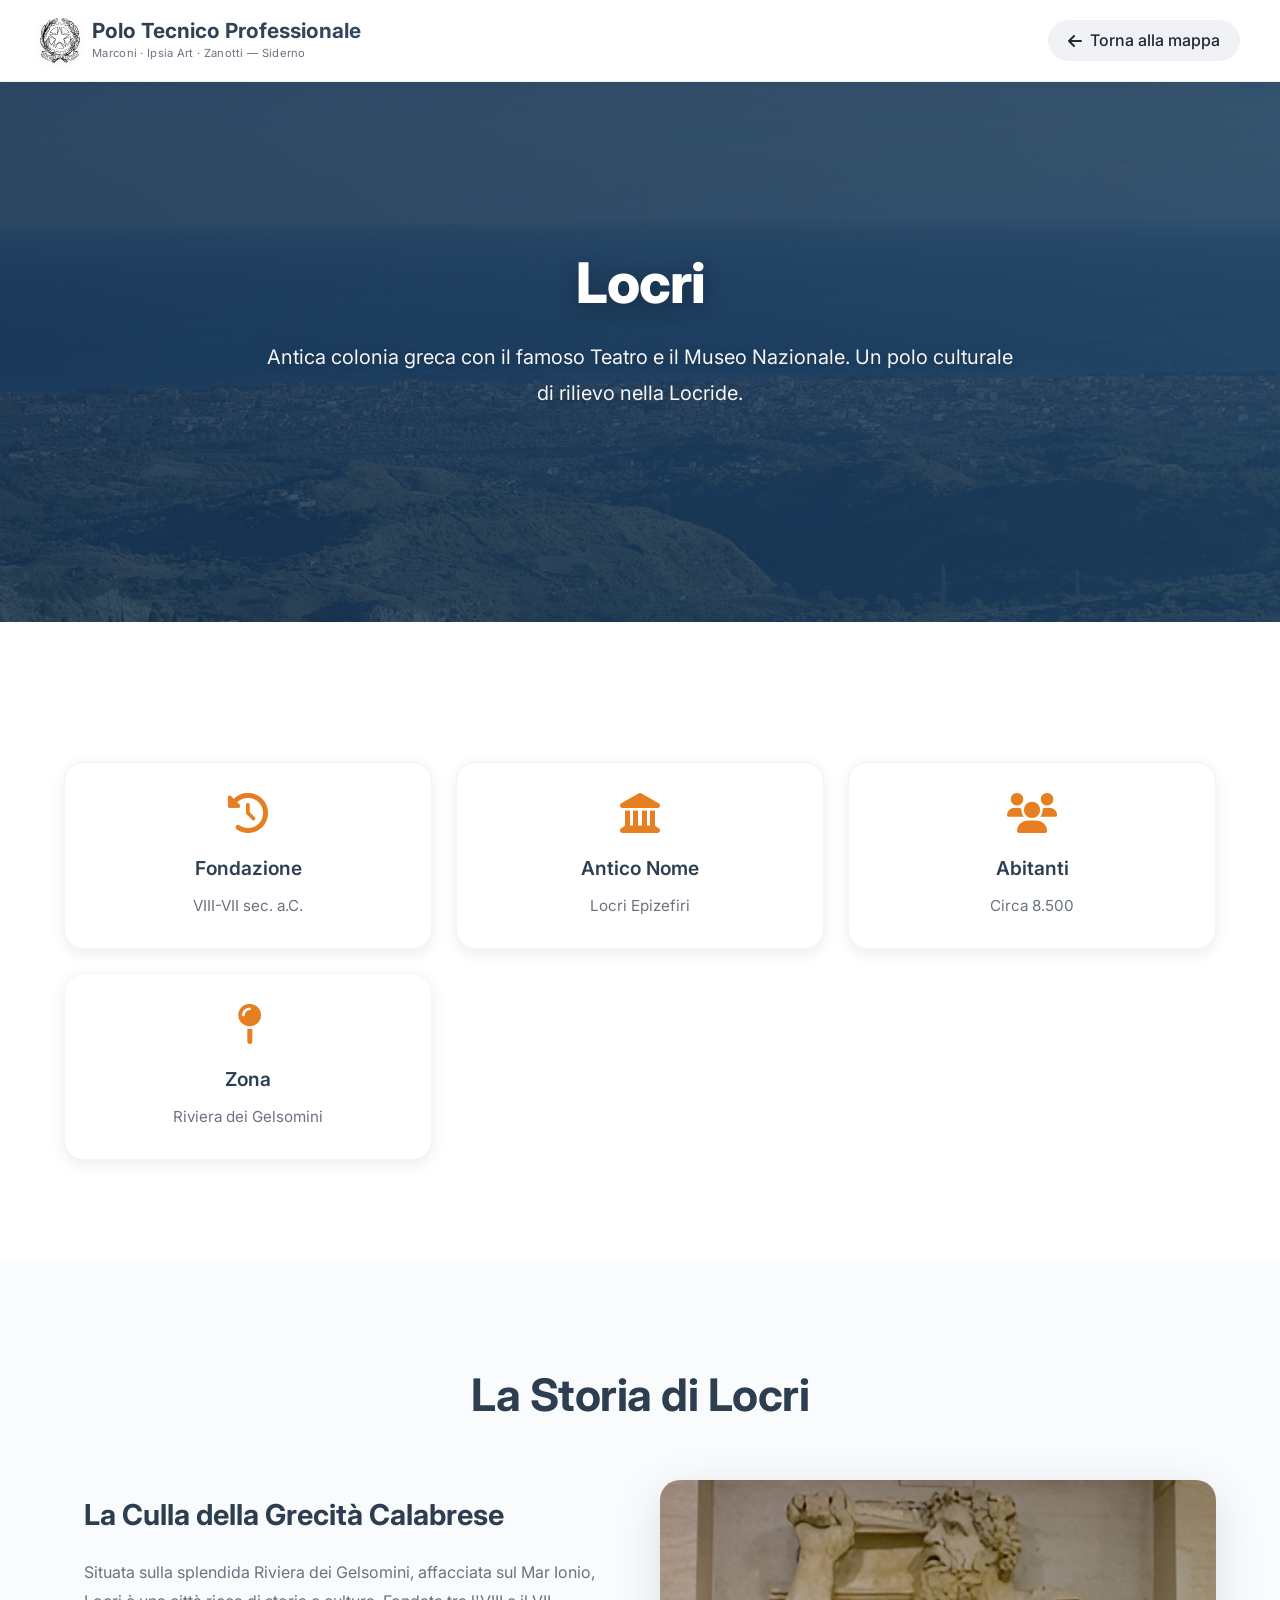
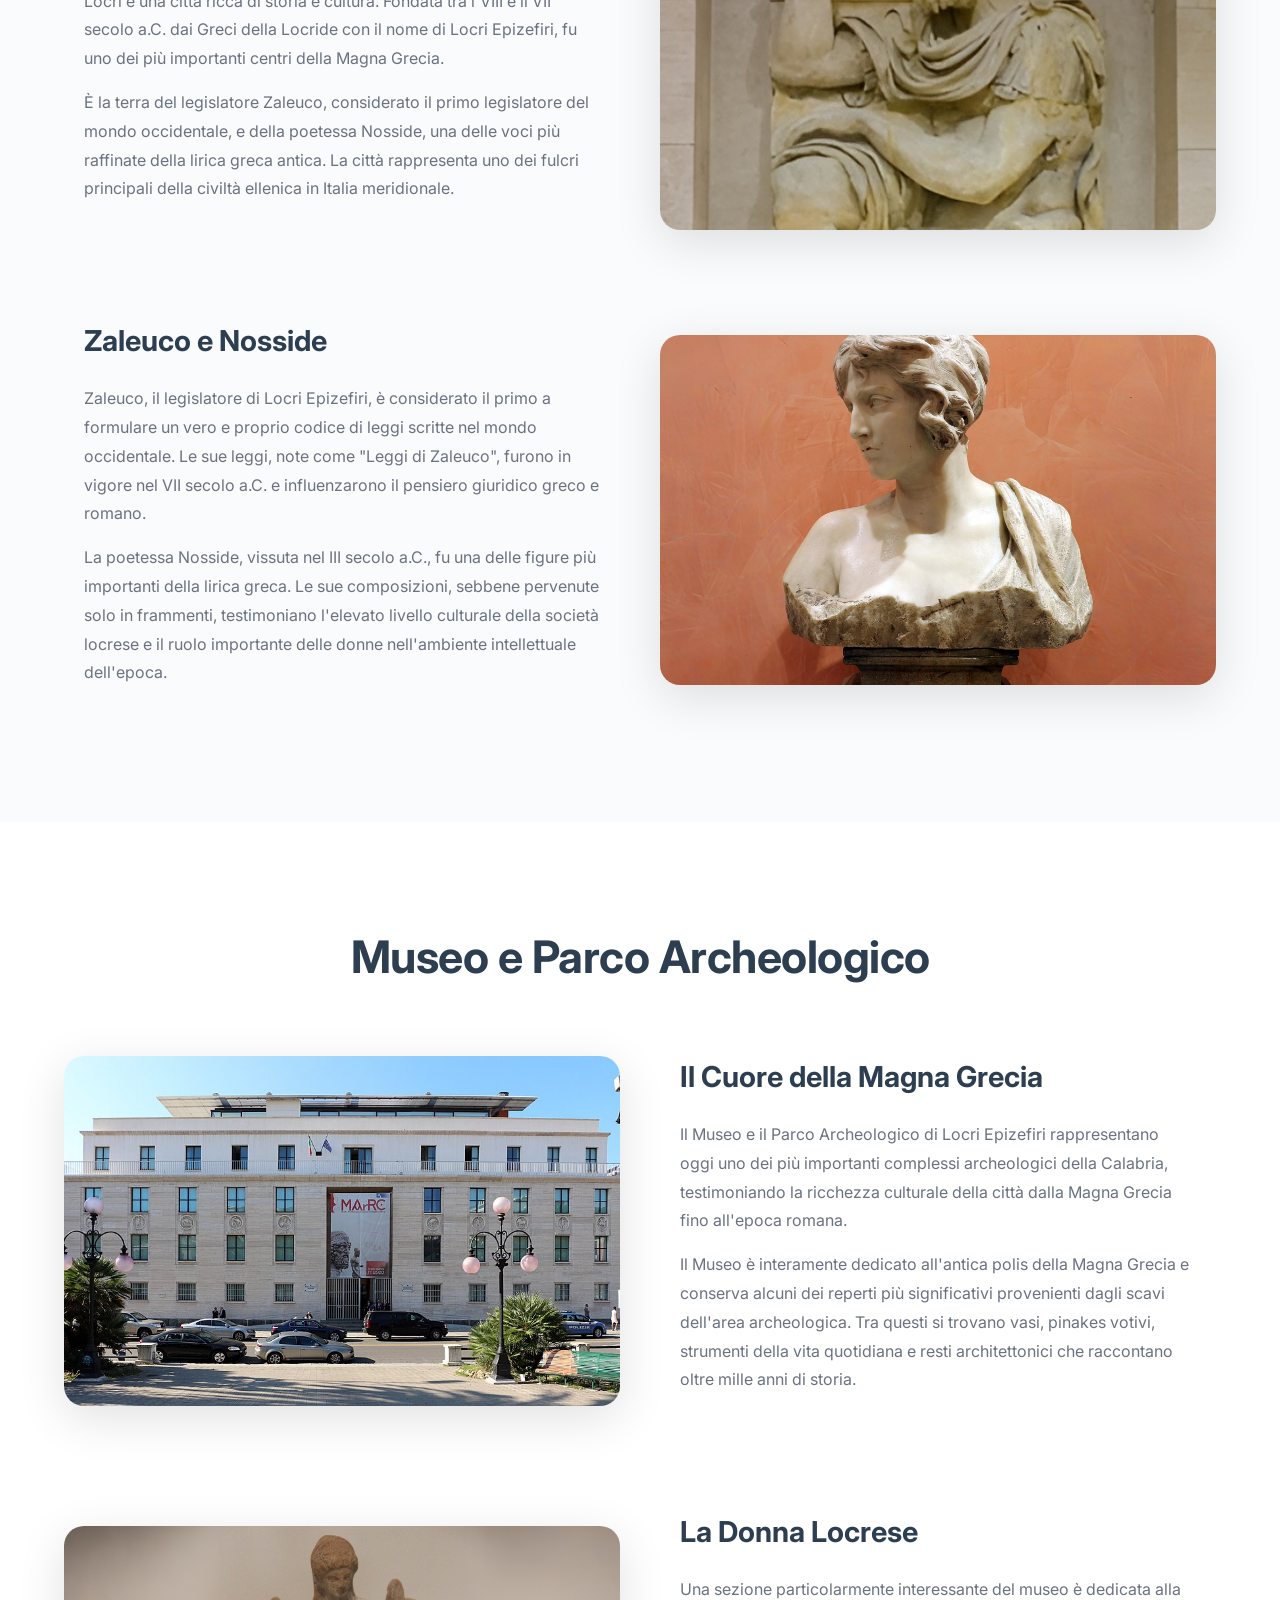
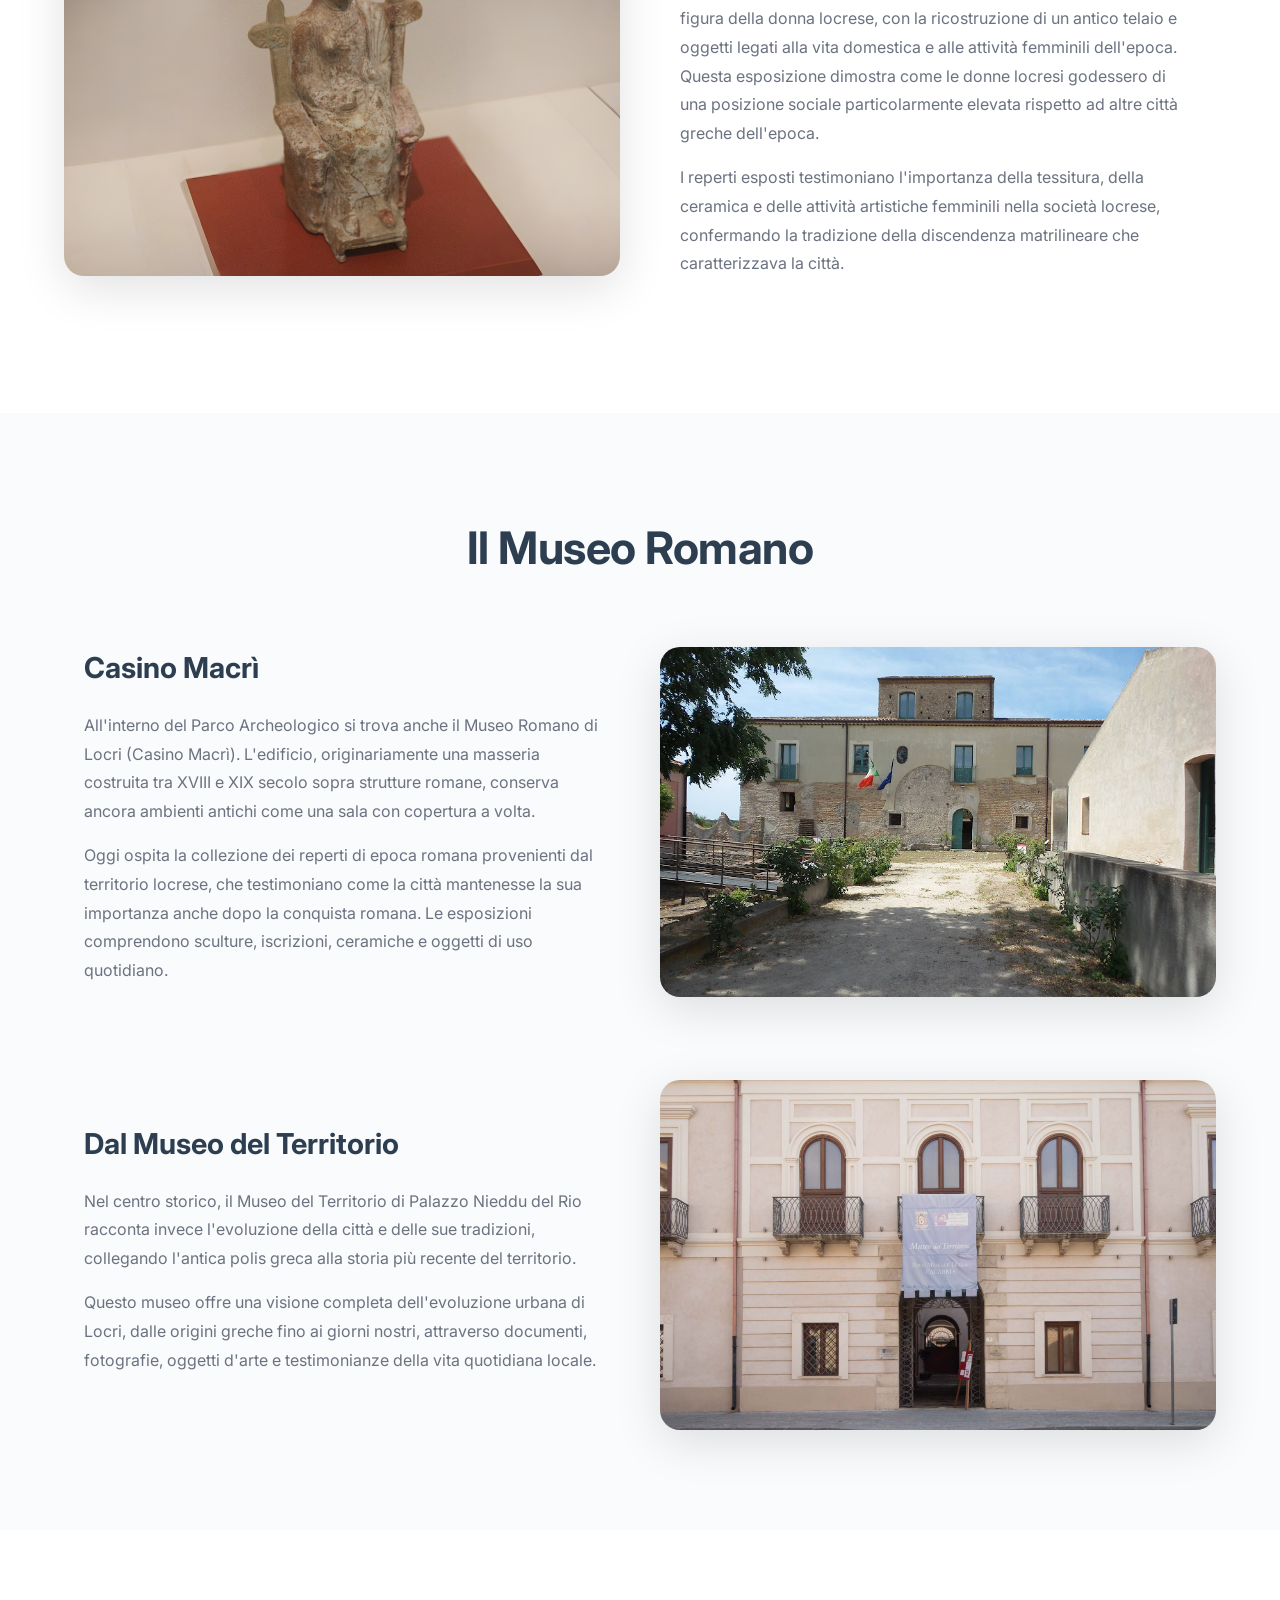
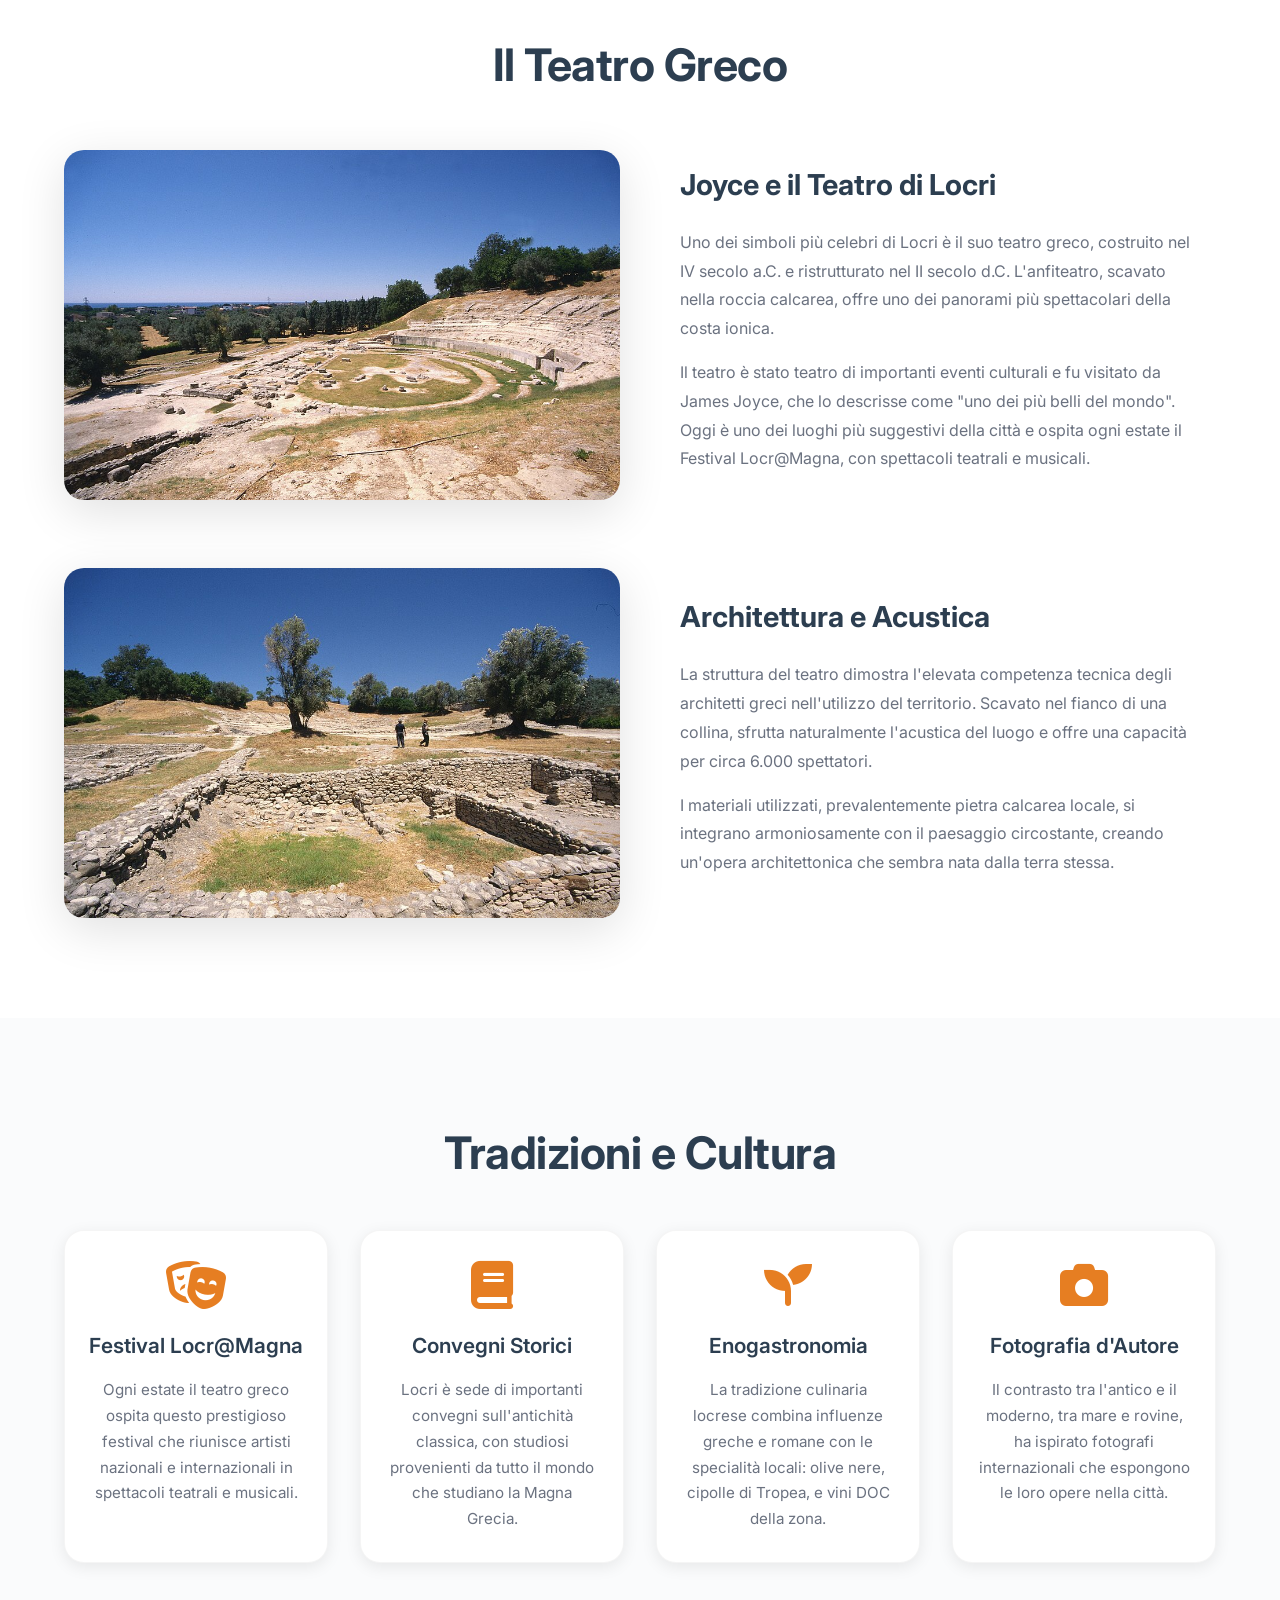
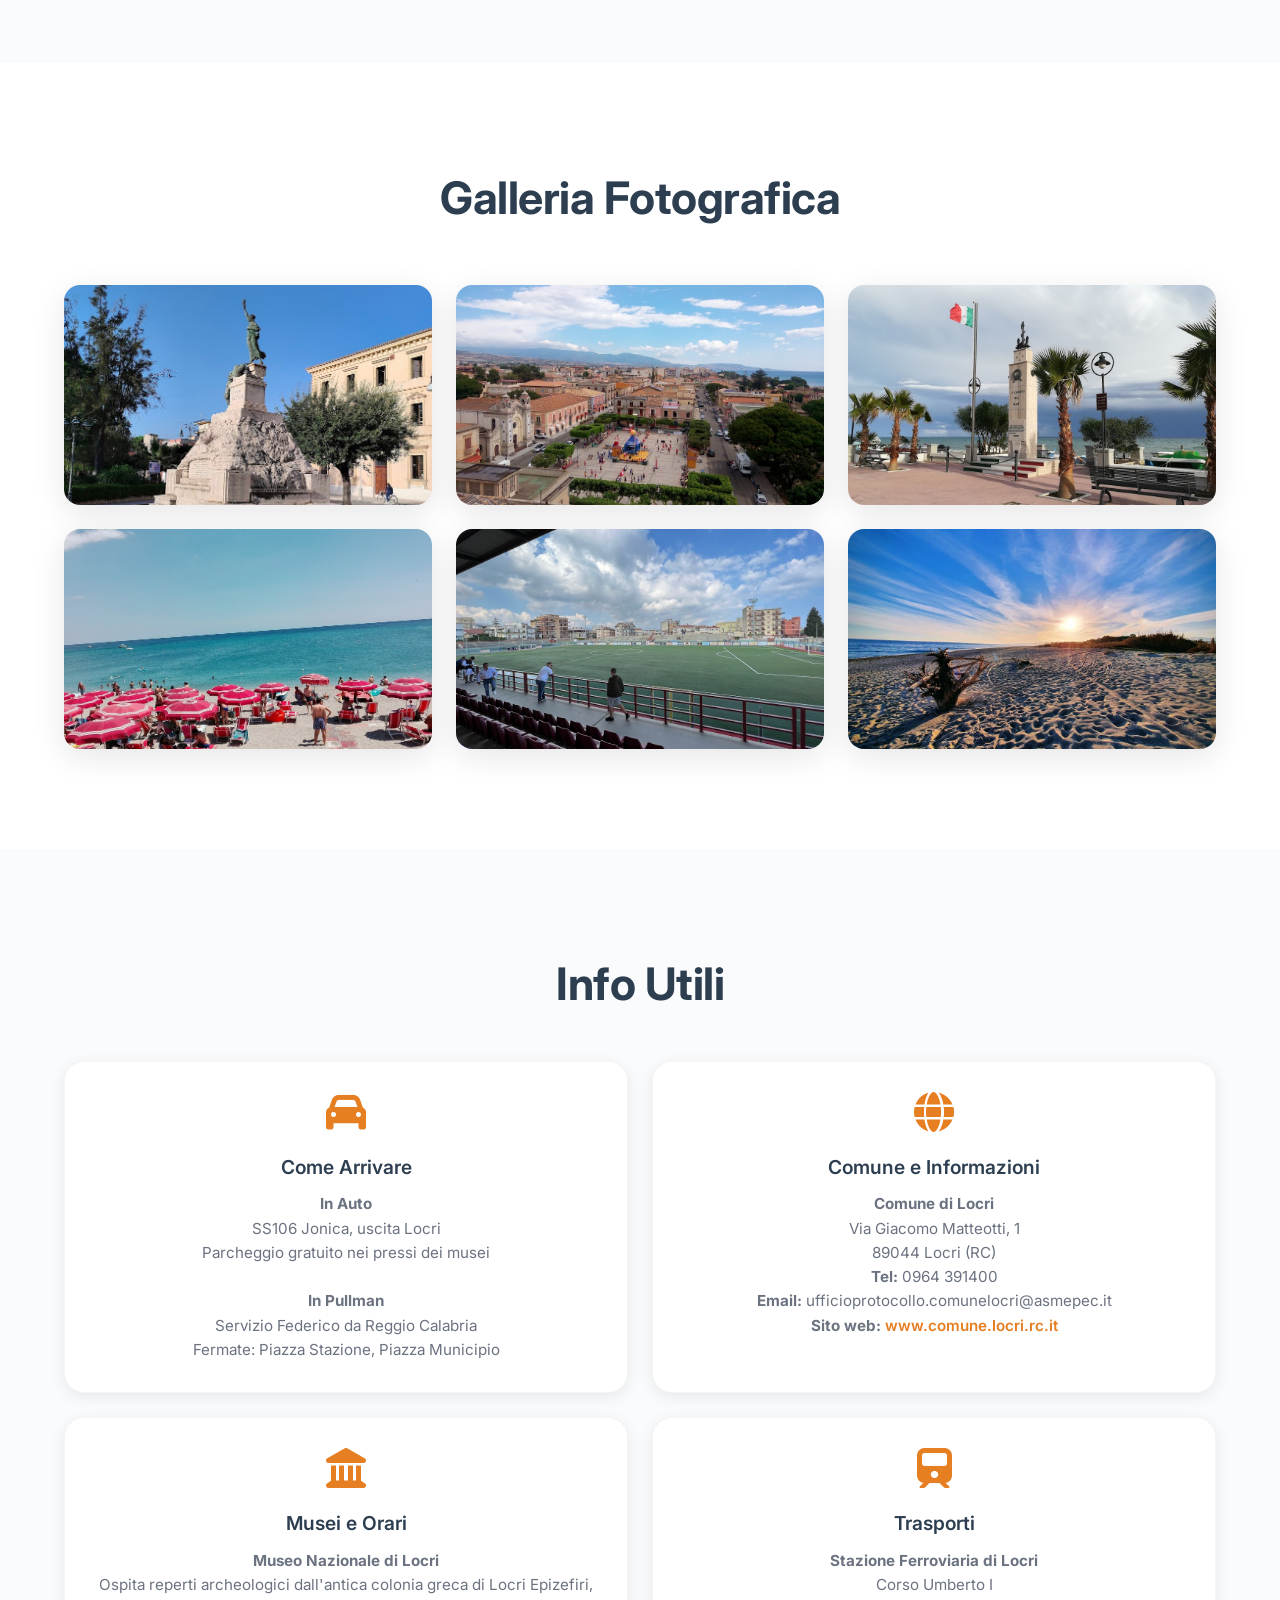
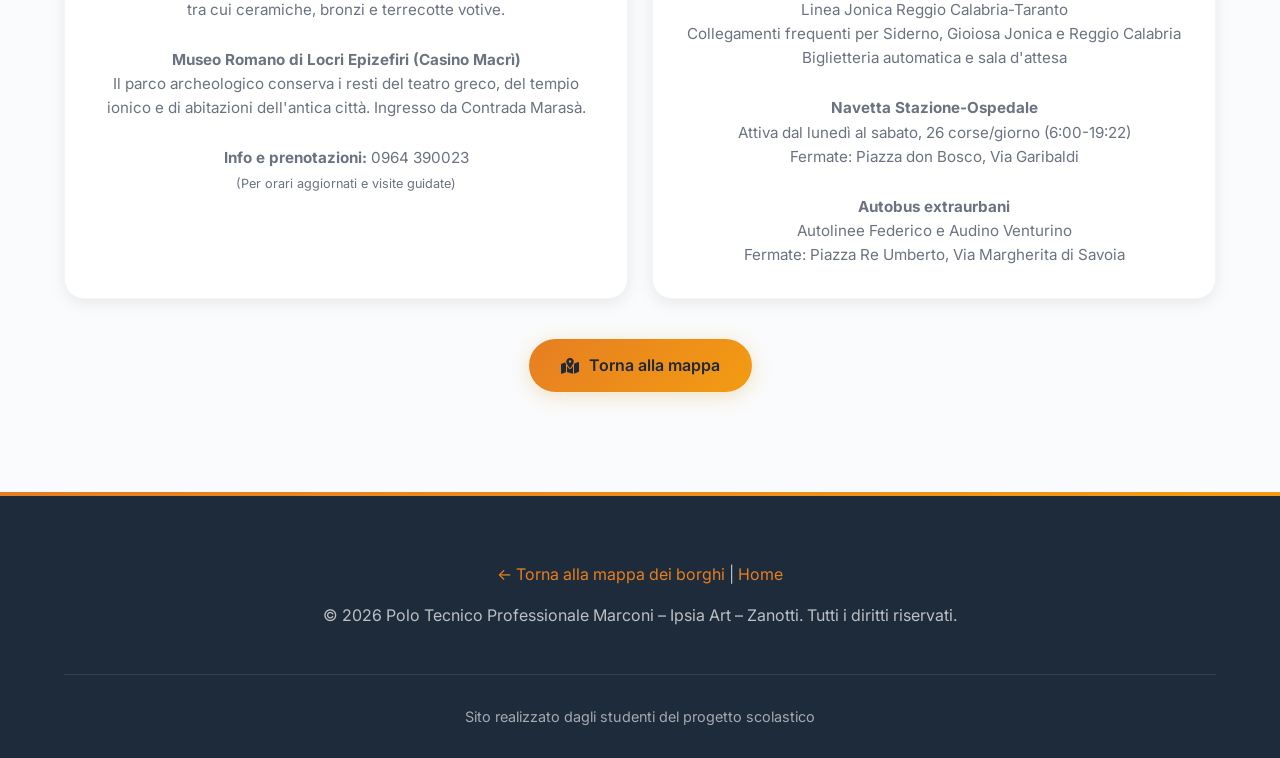
<file: borghi/locri.html>
<!DOCTYPE html>
<html lang="it">

<head>
    <meta charset="UTF-8">
    <meta name="viewport" content="width=device-width, initial-scale=1.0">
    <title>Locri - Polo Tecnico Professionale Marconi</title>
    <link rel="icon" type="image/webp" href="../images/logo-flavicon.webp">
    <!-- Google Fonts e Font Awesome -->
    <link rel="preconnect" href="https://fonts.googleapis.com">
    <link rel="preconnect" href="https://fonts.gstatic.com" crossorigin>
    <link
        href="https://fonts.googleapis.com/css2?family=Inter:opsz,wght@14..32,400;14..32,500;14..32,600;14..32,700&display=swap"
        rel="stylesheet">
    <link rel="stylesheet" href="https://cdnjs.cloudflare.com/ajax/libs/font-awesome/6.0.0-beta3/css/all.min.css">
    <style>
        /* ============================================
           POLO TECNICO PROFESSIONALE - STYLE.CSS
           Design Elegante e Professionale
           ============================================ */

        /* RESET E BASE */
        * {
            margin: 0;
            padding: 0;
            box-sizing: border-box;
        }

        html {
            scroll-behavior: smooth;
        }

        body {
            font-family: "Inter", sans-serif;
            line-height: 1.6;
            color: #1a1a2e;
            background-color: #fafbfc;
            overflow-x: hidden;
            word-wrap: break-word;
            overflow-wrap: break-word;
        }

        /* ============================================
           VARIABILI COLORE - PALETTE REFINED
           ============================================ */
        :root {
            --primary: #2c3e50;
            --primary-light: #34495e;
            --primary-dark: #1e2b3a;
            --accent: #e67e22;
            --accent-light: #f39c12;
            --accent-dark: #c96e1c;
            --secondary: #5c7c9a;
            --gray-light: #f0f2f5;
            --gray: #9ca3af;
            --text-light: #6b7280;
            --text-dark: #1f2937;
            --white: #ffffff;
            --off-white: #f8f9fa;
            --shadow-sm: 0 2px 8px rgba(0, 0, 0, 0.04);
            --shadow: 0 4px 16px rgba(0, 0, 0, 0.08);
            --shadow-md: 0 8px 32px rgba(0, 0, 0, 0.1);
            --shadow-lg: 0 12px 48px rgba(0, 0, 0, 0.12);
            --shadow-xl: 0 20px 64px rgba(0, 0, 0, 0.16);
            --shadow-hover: 0 24px 72px rgba(0, 0, 0, 0.18);
            --gradient-primary: linear-gradient(135deg, var(--primary) 0%, var(--primary-light) 100%);
            --gradient-accent: linear-gradient(135deg, var(--accent) 0%, var(--accent-light) 100%);
            --transition: 0.3s ease;
            --transition-slow: 0.5s ease;
        }

        /* ============================================
           LAYOUT GENERALE
           ============================================ */
        .container {
            max-width: 1200px;
            margin: 0 auto;
            padding: 0 24px;
        }

        /* ============================================
           HEADER E NAVIGAZIONE
           ============================================ */
        header {
            background: rgba(255, 255, 255, 0.95);
            backdrop-filter: blur(20px) saturate(180%);
            box-shadow: var(--shadow-sm);
            position: sticky;
            top: 0;
            z-index: 1000;
            transition: all var(--transition);
            border-bottom: 1px solid rgba(0, 0, 0, 0.05);
        }

        .header-content {
            display: flex;
            justify-content: space-between;
            align-items: center;
            padding: 18px 0;
            transition: padding var(--transition);
        }

        .logo {
            display: flex;
            align-items: center;
            gap: 12px;
            transition: transform var(--transition);
        }

        .logo img {
            height: 45px;
            width: auto;
            filter: drop-shadow(0 2px 4px rgba(0, 0, 0, 0.1));
        }

        .logo h1 {
            font-size: 1.3rem;
            font-weight: 700;
            background: var(--gradient-primary);
            -webkit-background-clip: text;
            -webkit-text-fill-color: transparent;
            background-clip: text;
            line-height: 1.2;
        }

        .logo span {
            font-size: 0.7rem;
            color: var(--text-light);
            display: block;
            font-weight: 400;
            letter-spacing: 0.3px;
            margin-top: 1px;
        }

        .back-link a {
            display: inline-flex;
            align-items: center;
            gap: 8px;
            background: var(--gray-light);
            color: var(--text-dark);
            padding: 8px 20px;
            border-radius: 50px;
            text-decoration: none;
            font-weight: 500;
            transition: all var(--transition);
        }

        .back-link a:hover {
            background: var(--gradient-primary);
            color: var(--white);
            transform: translateX(-5px);
        }

        /* ============================================
           SEZIONI GENERALI
           ============================================ */
        section {
            padding: 100px 0;
            position: relative;
        }

        @media (max-width: 768px) {
            section {
                padding: 60px 0;
            }
        }

        section:nth-child(even) {
            background-color: var(--white);
        }

        .section-title {
            text-align: center;
            font-size: 2.8rem;
            font-weight: 700;
            color: var(--primary);
            margin-bottom: 40px;
            letter-spacing: -0.5px;
        }

        .section-subtitle {
            text-align: center;
            color: var(--text-light);
            margin-bottom: 60px;
            font-size: 1.15rem;
            max-width: 650px;
            margin-left: auto;
            margin-right: auto;
            line-height: 1.8;
        }

        /* ============================================
           HERO SECTION
           ============================================ */
        .hero-borgo {
            position: relative;
            height: 60vh;
            min-height: 400px;
            color: var(--white);
            overflow: hidden;
            display: flex;
            align-items: center;
        }

        .hero-overlay {
            position: absolute;
            top: 0;
            left: 0;
            width: 100%;
            height: 100%;
            background: linear-gradient(135deg, rgba(15, 44, 74, 0.85) 0%, rgba(26, 61, 92, 0.85) 100%);
            z-index: 2;
            pointer-events: none;
        }

        .hero-borgo .container {
            position: relative;
            z-index: 3;
            text-align: center;
        }

        .hero-borgo h2 {
            font-size: 3.5rem;
            font-weight: 800;
            margin-bottom: 24px;
            line-height: 1.1;
            letter-spacing: -1px;
            text-shadow: 0 4px 20px rgba(0, 0, 0, 0.3);
        }

        .hero-borgo p {
            font-size: 1.25rem;
            max-width: 750px;
            margin: 0 auto 40px;
            opacity: 0.95;
            line-height: 1.8;
            text-shadow: 0 2px 8px rgba(0, 0, 0, 0.3);
        }

        /* ============================================
           CONTENT SECTIONS
           ============================================ */
        .content-section {
            display: grid;
            grid-template-columns: 1fr 1fr;
            gap: 40px;
            align-items: center;
            margin-bottom: 60px;
        }

        .content-section:last-child {
            margin-bottom: 0;
        }

        .content-section.reverse {
            direction: rtl;
        }

        .content-section.reverse>* {
            direction: ltr;
        }

        .content-text {
            padding: 20px;
        }

        .content-text h3 {
            font-size: 1.8rem;
            color: var(--primary);
            margin-bottom: 20px;
            font-weight: 700;
        }

        .content-text p {
            color: var(--text-light);
            margin-bottom: 15px;
            line-height: 1.8;
        }

        .content-image {
            border-radius: 20px;
            overflow: hidden;
            box-shadow: var(--shadow-lg);
            height: 350px;
            background-size: cover;
            background-position: center;
        }

        /* ============================================
           INFO CARDS
           ============================================ */
        .info-grid {
            display: grid;
            grid-template-columns: repeat(auto-fit, minmax(min(100%, 280px), 1fr));
            gap: 24px;
            margin-top: 40px;
        }

        .info-grid.contact-grid {
            grid-template-columns: repeat(auto-fit, minmax(min(100%, 400px), 1fr));
        }

        .info-card {
            background: var(--white);
            border-radius: 20px;
            padding: 30px;
            box-shadow: var(--shadow);
            transition: all var(--transition-slow);
            border: 1px solid rgba(0, 0, 0, 0.04);
            text-align: center;
        }

        .info-card:hover {
            transform: translateY(-8px);
            box-shadow: var(--shadow-hover);
        }

        .info-card i {
            font-size: 2.5rem;
            color: var(--accent);
            margin-bottom: 20px;
        }

        .info-card h4 {
            font-size: 1.2rem;
            color: var(--primary);
            margin-bottom: 10px;
            font-weight: 600;
        }

        .info-card p {
            color: var(--text-light);
            font-size: 0.95rem;
            line-height: 1.6;
        }

        /* ============================================
           TRADITIONS GRID
           ============================================ */
        .tradizioni-grid {
            display: grid;
            grid-template-columns: repeat(auto-fit, minmax(250px, 1fr));
            gap: 32px;
            margin-top: 40px;
        }

        .tradizione-card {
            background: var(--white);
            border-radius: 20px;
            overflow: hidden;
            box-shadow: var(--shadow);
            transition: all var(--transition-slow);
            border: 1px solid rgba(0, 0, 0, 0.04);
            position: relative;
            padding: 30px 24px;
            text-align: center;
        }

        .tradizione-card::before {
            content: "";
            position: absolute;
            top: 0;
            left: 0;
            right: 0;
            height: 4px;
            background: var(--gradient-accent);
            transform: scaleX(0);
            transition: transform var(--transition);
            transform-origin: left;
        }

        .tradizione-card:hover::before {
            transform: scaleX(1);
        }

        .tradizione-card:hover {
            transform: translateY(-12px);
            box-shadow: var(--shadow-hover);
        }

        .tradizione-card i {
            font-size: 3rem;
            color: var(--accent);
            margin-bottom: 20px;
            transition: transform var(--transition);
        }

        .tradizione-card:hover i {
            transform: scale(1.1);
        }

        .tradizione-card h4 {
            font-size: 1.3rem;
            margin-bottom: 15px;
            color: var(--primary);
            font-weight: 600;
        }

        .tradizione-card p {
            color: var(--text-light);
            line-height: 1.7;
            font-size: 0.95rem;
        }

        /* ============================================
           GALLERY
           ============================================ */
        .gallery {
            display: grid;
            grid-template-columns: repeat(auto-fit, minmax(280px, 1fr));
            gap: 24px;
            margin-top: 50px;
        }

        .gallery-item {
            border-radius: 16px;
            overflow: hidden;
            height: 220px;
            box-shadow: var(--shadow-md);
            transition: all var(--transition-slow);
            position: relative;
        }

        .gallery-item img {
            width: 100%;
            height: 100%;
            object-fit: cover;
            transition: transform 0.8s;
        }

        .gallery-item:hover img {
            transform: scale(1.15);
        }

        /* ============================================
           BUTTONS
           ============================================ */
        .btn {
            display: inline-flex;
            align-items: center;
            gap: 10px;
            background: var(--gradient-accent);
            color: var(--text-dark);
            padding: 14px 32px;
            border-radius: 50px;
            text-decoration: none;
            font-weight: 600;
            font-size: 1rem;
            transition: all var(--transition);
            box-shadow: 0 4px 20px rgba(212, 168, 67, 0.3);
            border: none;
            position: relative;
            overflow: hidden;
            justify-content: center;
        }

        .btn::before {
            content: "";
            position: absolute;
            top: 0;
            left: -100%;
            width: 100%;
            height: 100%;
            background: linear-gradient(90deg, transparent, rgba(255, 255, 255, 0.3), transparent);
            transition: left 0.6s;
        }

        .btn:hover::before {
            left: 100%;
        }

        .btn:hover {
            transform: translateY(-4px);
            box-shadow: 0 12px 32px rgba(212, 168, 67, 0.4);
        }

        .btn i {
            transition: transform var(--transition);
        }

        .btn:hover i {
            transform: translateX(5px);
        }

        .btn-center {
            display: flex;
            justify-content: center;
            margin-top: 40px;
        }

        /* ============================================
           FOOTER
           ============================================ */
        footer {
            background: var(--primary-dark);
            color: rgba(255, 255, 255, 0.8);
            padding: 70px 0 30px;
            position: relative;
            overflow: hidden;
        }

        footer::before {
            content: "";
            position: absolute;
            top: 0;
            left: 0;
            right: 0;
            height: 4px;
            background: var(--gradient-accent);
        }

        .footer-content {
            text-align: center;
            padding-bottom: 30px;
        }

        .footer-content p {
            margin-bottom: 15px;
            color: rgba(255, 255, 255, 0.7);
        }

        .footer-content a {
            color: var(--accent);
            text-decoration: none;
            transition: all var(--transition);
        }

        .footer-content a:hover {
            color: var(--white);
        }

        .copyright {
            text-align: center;
            border-top: 1px solid rgba(255, 255, 255, 0.1);
            padding-top: 30px;
            font-size: 0.9rem;
            color: rgba(255, 255, 255, 0.6);
        }

        /* ============================================
           RESPONSIVE
           ============================================ */
        @media (max-width: 768px) {
            .header-content {
                padding: 32px 0;
            }

            .logo {
                gap: 8px;
            }

            .logo img {
                height: 35px;
            }

            .logo h1 {
                font-size: 1rem;
            }

            .logo span {
                font-size: 0.6rem;
                display: block;
                opacity: 0.8;
            }

            .content-section {
                display: flex;
                flex-direction: column;
                gap: 30px;
                direction: ltr !important;
            }

            .content-text {
                order: 1;
                padding: 0;
            }

            .content-image {
                order: 2;
                width: 100%;
            }

            .hero-borgo h2 {
                font-size: 2.5rem;
            }

            .hero-borgo p {
                font-size: 1.1rem;
            }

            .section-title {
                font-size: 2.2rem;
            }
        }

        @media (max-width: 480px) {
            .container {
                padding: 0 20px;
            }

            .logo h1 {
                font-size: 0.8rem;
                white-space: nowrap;
            }

            .logo span {
                display: block;
                font-size: 0.5rem;
                opacity: 0.9;
            }

            .logo img {
                height: 28px;
            }

            .hero-borgo {
                min-height: 250px;
                height: 40vh;
            }

            .hero-borgo h2 {
                font-size: 1.8rem;
                margin-bottom: 12px;
            }

            .hero-borgo p {
                font-size: 0.95rem;
                line-height: 1.6;
            }

            .btn {
                padding: 10px 20px;
                font-size: 0.9rem;
            }

            .section-title {
                font-size: 1.6rem;
                margin-bottom: 30px;
            }

            .section-subtitle {
                font-size: 1rem;
                margin-bottom: 40px;
            }

            .content-section {
                gap: 25px;
                margin-bottom: 40px;
            }

            .content-text h3 {
                font-size: 1.4rem;
                margin-bottom: 15px;
            }

            .content-text p {
                font-size: 0.9rem;
                line-height: 1.6;
            }

            .content-image {
                height: 250px;
                border-radius: 12px;
            }

            .info-grid, 
            .info-grid.contact-grid {
                grid-template-columns: 1fr;
                gap: 16px;
            }

            .info-card {
                padding: 20px;
            }

            .info-card i {
                font-size: 2rem;
            }

            .gallery {
                gap: 12px;
                margin-top: 30px;
            }

            .gallery-item {
                height: 180px;
            }

            .back-link a {
                padding: 8px 24px;
                font-size: 0.75rem;
                gap: 5px;
            }

            .back-link i {
                font-size: 0.7rem;
            }
        }
    </style>
</head>

<body>
    <header>
        <div class="container header-content">
            <div class="logo">
                <img src="../images/logo.svg" alt="Logo Repubblica Italiana" />
                <div>
                    <h1>Polo Tecnico Professionale</h1>
                    <span>Marconi · Ipsia Art · Zanotti — Siderno</span>
                </div>
            </div>
            <div class="back-link">
                <a href="../index.html#borghi"><i class="fas fa-arrow-left"></i> Torna alla mappa</a>
            </div>
        </div>
    </header>

    <main>
        <!-- HERO SECTION -->
        <section class="hero-borgo"
            style="background-image: url('../images/locri/locri.jpg'); background-size: cover; background-position: center;">
            <div class="hero-overlay"></div>
            <div class="container">
                <h2>Locri</h2>
                <p>Antica colonia greca con il famoso Teatro e il Museo Nazionale. Un polo culturale di rilievo nella
                    Locride.</p>
            </div>
        </section>

        <!-- INFO CARDS -->
        <section>
            <div class="container">
                <div class="info-grid">
                    <div class="info-card">
                        <i class="fas fa-history"></i>
                        <h4>Fondazione</h4>
                        <p>VIII-VII sec. a.C.</p>
                    </div>
                    <div class="info-card">
                        <i class="fas fa-landmark"></i>
                        <h4>Antico Nome</h4>
                        <p>Locri Epizefiri</p>
                    </div>
                    <div class="info-card">
                        <i class="fas fa-users"></i>
                        <h4>Abitanti</h4>
                        <p>Circa 8.500</p>
                    </div>
                    <div class="info-card">
                        <i class="fas fa-map-pin"></i>
                        <h4>Zona</h4>
                        <p>Riviera dei Gelsomini</p>
                    </div>
                </div>
            </div>
        </section>

        <!-- STORIA E FONDATORI -->
        <section>
            <div class="container">
                <h2 class="section-title">La Storia di Locri</h2>
                <div class="content-section">
                    <div class="content-text">
                        <h3>La Culla della Grecità Calabrese</h3>
                        <p>Situata sulla splendida Riviera dei Gelsomini, affacciata sul Mar Ionio, Locri è una città
                            ricca di storia e cultura. Fondata tra l'VIII e il VII secolo a.C. dai Greci della Locride
                            con il nome di Locri Epizefiri, fu uno dei più importanti centri della Magna Grecia.</p>
                        <p>È la terra del legislatore Zaleuco, considerato il primo legislatore del mondo occidentale, e
                            della poetessa Nosside, una delle voci più raffinate della lirica greca antica. La città
                            rappresenta uno dei fulcri principali della civiltà ellenica in Italia meridionale.</p>
                    </div>
                    <div class="content-image" style="background-image: url('../images/locri/locri_zaleuco.jpg');">
                    </div>
                </div>

                <div class="content-section reverse">
                    <div class="content-image" style="background-image: url('../images/locri/locri_nosside.png');">
                    </div>
                    <div class="content-text">
                        <h3>Zaleuco e Nosside</h3>
                        <p>Zaleuco, il legislatore di Locri Epizefiri, è considerato il primo a formulare un vero e
                            proprio codice di leggi scritte nel mondo occidentale. Le sue leggi, note come "Leggi di
                            Zaleuco", furono in vigore nel VII secolo a.C. e influenzarono il pensiero giuridico greco e
                            romano.</p>
                        <p>La poetessa Nosside, vissuta nel III secolo a.C., fu una delle figure più importanti della
                            lirica greca. Le sue composizioni, sebbene pervenute solo in frammenti, testimoniano
                            l'elevato livello culturale della società locrese e il ruolo importante delle donne
                            nell'ambiente intellettuale dell'epoca.</p>
                    </div>
                </div>
            </div>
        </section>

        <!-- MUSEO E PARCO ARCHEOLOGICO -->
        <section style="background-color: white;">
            <div class="container">
                <h2 class="section-title">Museo e Parco Archeologico</h2>
                <div class="content-section">
                    <div class="content-image" style="background-image: url('../images/locri/locri_museo.jpg');"></div>
                    <div class="content-text">
                        <h3>Il Cuore della Magna Grecia</h3>
                        <p>Il Museo e il Parco Archeologico di Locri Epizefiri rappresentano oggi uno dei più importanti
                            complessi archeologici della Calabria, testimoniando la ricchezza culturale della città
                            dalla Magna Grecia fino all'epoca romana.</p>
                        <p>Il Museo è interamente dedicato all'antica polis della Magna Grecia e conserva alcuni dei
                            reperti più significativi provenienti dagli scavi dell'area archeologica. Tra questi si
                            trovano vasi, pinakes votivi, strumenti della vita quotidiana e resti architettonici che
                            raccontano oltre mille anni di storia.</p>
                    </div>
                </div>

                <div class="content-section reverse">
                    <div class="content-text">
                        <h3>La Donna Locrese</h3>
                        <p>Una sezione particolarmente interessante del museo è dedicata alla figura della donna
                            locrese, con la ricostruzione di un antico telaio e oggetti legati alla vita domestica e
                            alle attività femminili dell'epoca. Questa esposizione dimostra come le donne locresi
                            godessero di una posizione sociale particolarmente elevata rispetto ad altre città greche
                            dell'epoca.</p>
                        <p>I reperti esposti testimoniano l'importanza della tessitura, della ceramica e delle attività
                            artistiche femminili nella società locrese, confermando la tradizione della discendenza
                            matrilineare che caratterizzava la città.</p>
                    </div>
                    <div class="content-image" style="background-image: url('../images/locri/locri_donna.png');"></div>
                </div>
            </div>
        </section>

        <!-- MUSEO ROMANO -->
        <section>
            <div class="container">
                <h2 class="section-title">Il Museo Romano</h2>
                <div class="content-section">
                    <div class="content-text">
                        <h3>Casino Macrì</h3>
                        <p>All'interno del Parco Archeologico si trova anche il Museo Romano di Locri (Casino Macrì).
                            L'edificio, originariamente una masseria costruita tra XVIII e XIX secolo sopra strutture
                            romane, conserva ancora ambienti antichi come una sala con copertura a volta.</p>
                        <p>Oggi ospita la collezione dei reperti di epoca romana provenienti dal territorio locrese, che
                            testimoniano come la città mantenesse la sua importanza anche dopo la conquista romana. Le
                            esposizioni comprendono sculture, iscrizioni, ceramiche e oggetti di uso quotidiano.</p>
                    </div>
                    <div class="content-image" style="background-image: url('../images/locri/locri_casino.jpg');"></div>
                </div>

                <div class="content-section reverse">
                    <div class="content-image" style="background-image: url('../images/locri/locri_territorio.jpg');">
                    </div>
                    <div class="content-text">
                        <h3>Dal Museo del Territorio</h3>
                        <p>Nel centro storico, il Museo del Territorio di Palazzo Nieddu del Rio racconta invece
                            l'evoluzione della città e delle sue tradizioni, collegando l'antica polis greca alla storia
                            più recente del territorio.</p>
                        <p>Questo museo offre una visione completa dell'evoluzione urbana di Locri, dalle origini greche
                            fino ai giorni nostri, attraverso documenti, fotografie, oggetti d'arte e testimonianze
                            della vita quotidiana locale.</p>
                    </div>
                </div>
            </div>
        </section>

        <!-- TEATRO GRECO -->
        <section style="background-color: white;">
            <div class="container">
                <h2 class="section-title">Il Teatro Greco</h2>
                <div class="content-section">
                    <div class="content-image" style="background-image: url('../images/locri/locri_teatro.jpg');"></div>
                    <div class="content-text">
                        <h3>Joyce e il Teatro di Locri</h3>
                        <p>Uno dei simboli più celebri di Locri è il suo teatro greco, costruito nel IV secolo a.C. e
                            ristrutturato nel II secolo d.C. L'anfiteatro, scavato nella roccia calcarea, offre uno dei
                            panorami più spettacolari della costa ionica.</p>
                        <p>Il teatro è stato teatro di importanti eventi culturali e fu visitato da James Joyce, che lo
                            descrisse come "uno dei più belli del mondo". Oggi è uno dei luoghi più suggestivi della
                            città e ospita ogni estate il Festival Locr@Magna, con spettacoli teatrali e musicali.</p>
                    </div>
                </div>

                <div class="content-section reverse">
                    <div class="content-text">
                        <h3>Architettura e Acustica</h3>
                        <p>La struttura del teatro dimostra l'elevata competenza tecnica degli architetti greci
                            nell'utilizzo del territorio. Scavato nel fianco di una collina, sfrutta naturalmente
                            l'acustica del luogo e offre una capacità per circa 6.000 spettatori.</p>
                        <p>I materiali utilizzati, prevalentemente pietra calcarea locale, si integrano armoniosamente
                            con il paesaggio circostante, creando un'opera architettonica che sembra nata dalla terra
                            stessa.</p>
                    </div>
                    <div class="content-image" style="background-image: url('../images/locri/locri_teatro2.jpg');">
                    </div>
                </div>
            </div>
        </section>

        <!-- TRADIZIONI E CULTURA -->
        <section>
            <div class="container">
                <h2 class="section-title">Tradizioni e Cultura</h2>
                <div class="tradizioni-grid">
                    <div class="tradizione-card">
                        <i class="fas fa-theater-masks"></i>
                        <h4>Festival Locr@Magna</h4>
                        <p>Ogni estate il teatro greco ospita questo prestigioso festival che riunisce artisti nazionali
                            e internazionali in spettacoli teatrali e musicali.</p>
                    </div>
                    <div class="tradizione-card">
                        <i class="fas fa-book"></i>
                        <h4>Convegni Storici</h4>
                        <p>Locri è sede di importanti convegni sull'antichità classica, con studiosi provenienti da
                            tutto il mondo che studiano la Magna Grecia.</p>
                    </div>
                    <div class="tradizione-card">
                        <i class="fas fa-seedling"></i>
                        <h4>Enogastronomia</h4>
                        <p>La tradizione culinaria locrese combina influenze greche e romane con le specialità locali:
                            olive nere, cipolle di Tropea, e vini DOC della zona.</p>
                    </div>
                    <div class="tradizione-card">
                        <i class="fas fa-camera"></i>
                        <h4>Fotografia d'Autore</h4>
                        <p>Il contrasto tra l'antico e il moderno, tra mare e rovine, ha ispirato fotografi
                            internazionali che espongono le loro opere nella città.</p>
                    </div>
                </div>
            </div>
        </section>

        <!-- GALLERIA FOTO -->
        <section style="background-color: white;">
            <div class="container">
                <h2 class="section-title">Galleria Fotografica</h2>
                <div class="gallery">
                    <div class="gallery-item">
                    <img src="../images/locri/galleria/galleria-locri-1.jpg" alt="Teatro Greco di Locri" style="object-position: center 35%;">
                    </div>
                    <div class="gallery-item"><img src="../images/locri/galleria/galleria-locri-2.jpg"
                            alt="Museo Archeologico"></div>
                    <div class="gallery-item"><img src="../images/locri/galleria/galleria-locri-3.jpg"
                            alt="Vasi greci antichi"></div>
                    <div class="gallery-item"><img src="../images/locri/galleria/galleria-locri-4.jpg"
                            alt="Pinakes votivi">
                    </div>
                    <div class="gallery-item"><img src="../images/locri/galleria/galleria-locri-5.jpg"
                            alt="Centro storico">
                    </div>
                    <div class="gallery-item"><img src="../images/locri/galleria/galleria-locri-6.jpg"
                            alt="Vista panoramica"></div>
                </div>
            </div>
        </section>

        <!-- INFO UTILI -->
        <section>
            <div class="container">
                <h2 class="section-title">Info Utili</h2>
                <div class="info-grid contact-grid">
                    <div class="info-card">
                        <i class="fas fa-car"></i>
                        <h4>Come Arrivare</h4>
                        <p><strong>In Auto</strong><br>
                            SS106 Jonica, uscita Locri<br>
                            Parcheggio gratuito nei pressi dei musei<br><br>
                            <strong>In Pullman</strong><br>
                            Servizio Federico da Reggio Calabria<br>
                            Fermate: Piazza Stazione, Piazza Municipio
                        </p>
                    </div>
                    <div class="info-card">
                        <i class="fas fa-globe"></i>
                        <h4>Comune e Informazioni</h4>
                        <p><strong>Comune di Locri</strong><br>
                            Via Giacomo Matteotti, 1<br>
                            89044 Locri (RC)<br>
                            <strong>Tel: </strong>0964 391400<br>
                            <strong>Email: </strong><a href="mailto:ufficioprotocollo.comunelocri@asmepec.it"
                                style="color: var(--text-light); text-decoration: none;">ufficioprotocollo.comunelocri@asmepec.it</a><br>
                            <strong>Sito web: </strong><a href="https://www.comune.locri.rc.it" target="_blank"
                                style="color: var(--accent); text-decoration: none; font-weight: 600;">www.comune.locri.rc.it</a>
                        </p>
                    </div>
                    <div class="info-card">
                        <i class="fas fa-landmark"></i>
                        <h4>Musei e Orari</h4>

                        <p><strong>Museo Nazionale di Locri</strong><br>
                            Ospita reperti archeologici dall'antica colonia greca di Locri Epizefiri, tra cui ceramiche,
                            bronzi e terrecotte votive.</p>
                        <br>
                        <p><strong>Museo Romano di Locri Epizefiri (Casino Macrì)</strong><br>
                            Il parco archeologico conserva i resti del teatro greco, del tempio ionico e di abitazioni
                            dell'antica città. Ingresso da Contrada Marasà.</p>

                        <br>
                        <p><strong>Info e prenotazioni:</strong> 0964 390023<br>
                            <small>(Per orari aggiornati e visite guidate)</small>
                        </p>
                    </div>
                    <div class="info-card">
                        <i class="fas fa-train"></i>
                        <h4>Trasporti</h4>

                        <p><strong>Stazione Ferroviaria di Locri</strong><br>
                            Corso Umberto I<br>
                            Linea Jonica Reggio Calabria-Taranto<br>
                            Collegamenti frequenti per Siderno, Gioiosa Jonica e Reggio Calabria<br>
                            Biglietteria automatica e sala d'attesa</p>

                        <br>
                        <p><strong>Navetta Stazione-Ospedale</strong><br>
                            Attiva dal lunedì al sabato, 26 corse/giorno (6:00-19:22)<br>
                            Fermate: Piazza don Bosco, Via Garibaldi</p>

                        <br>
                        <p><strong>Autobus extraurbani</strong><br>
                            Autolinee Federico e Audino Venturino<br>
                            Fermate: Piazza Re Umberto, Via Margherita di Savoia</p>
                    </div>
                </div>
                <div class="btn-center">
                    <a href="../index.html#borghi" class="btn"><i class="fas fa-map-marked-alt"></i> Torna alla
                        mappa</a>
                </div>
            </div>
        </section>


        <!-- FOOTER -->
        <footer>
            <div class="container">
                <div class="footer-content">
                    <p><a href="../index.html#borghi">← Torna alla mappa dei borghi</a> | <a
                            href="../index.html">Home</a></p>
                    <p>&copy; 2026 Polo Tecnico Professionale Marconi – Ipsia Art – Zanotti. Tutti i diritti riservati.
                    </p>
                </div>
                <div class="copyright">
                    Sito realizzato dagli studenti del progetto scolastico
                </div>
            </div>
        </footer>

    <script>
        // Gestione dello scroll: riporta in alto al ricaricamento della pagina
        if ("scrollRestoration" in history) {
            history.scrollRestoration = "manual";
        }

        window.addEventListener("load", function () {
            window.scrollTo(0, 0);
        });
    </script>
</body>

</html>
</file>
